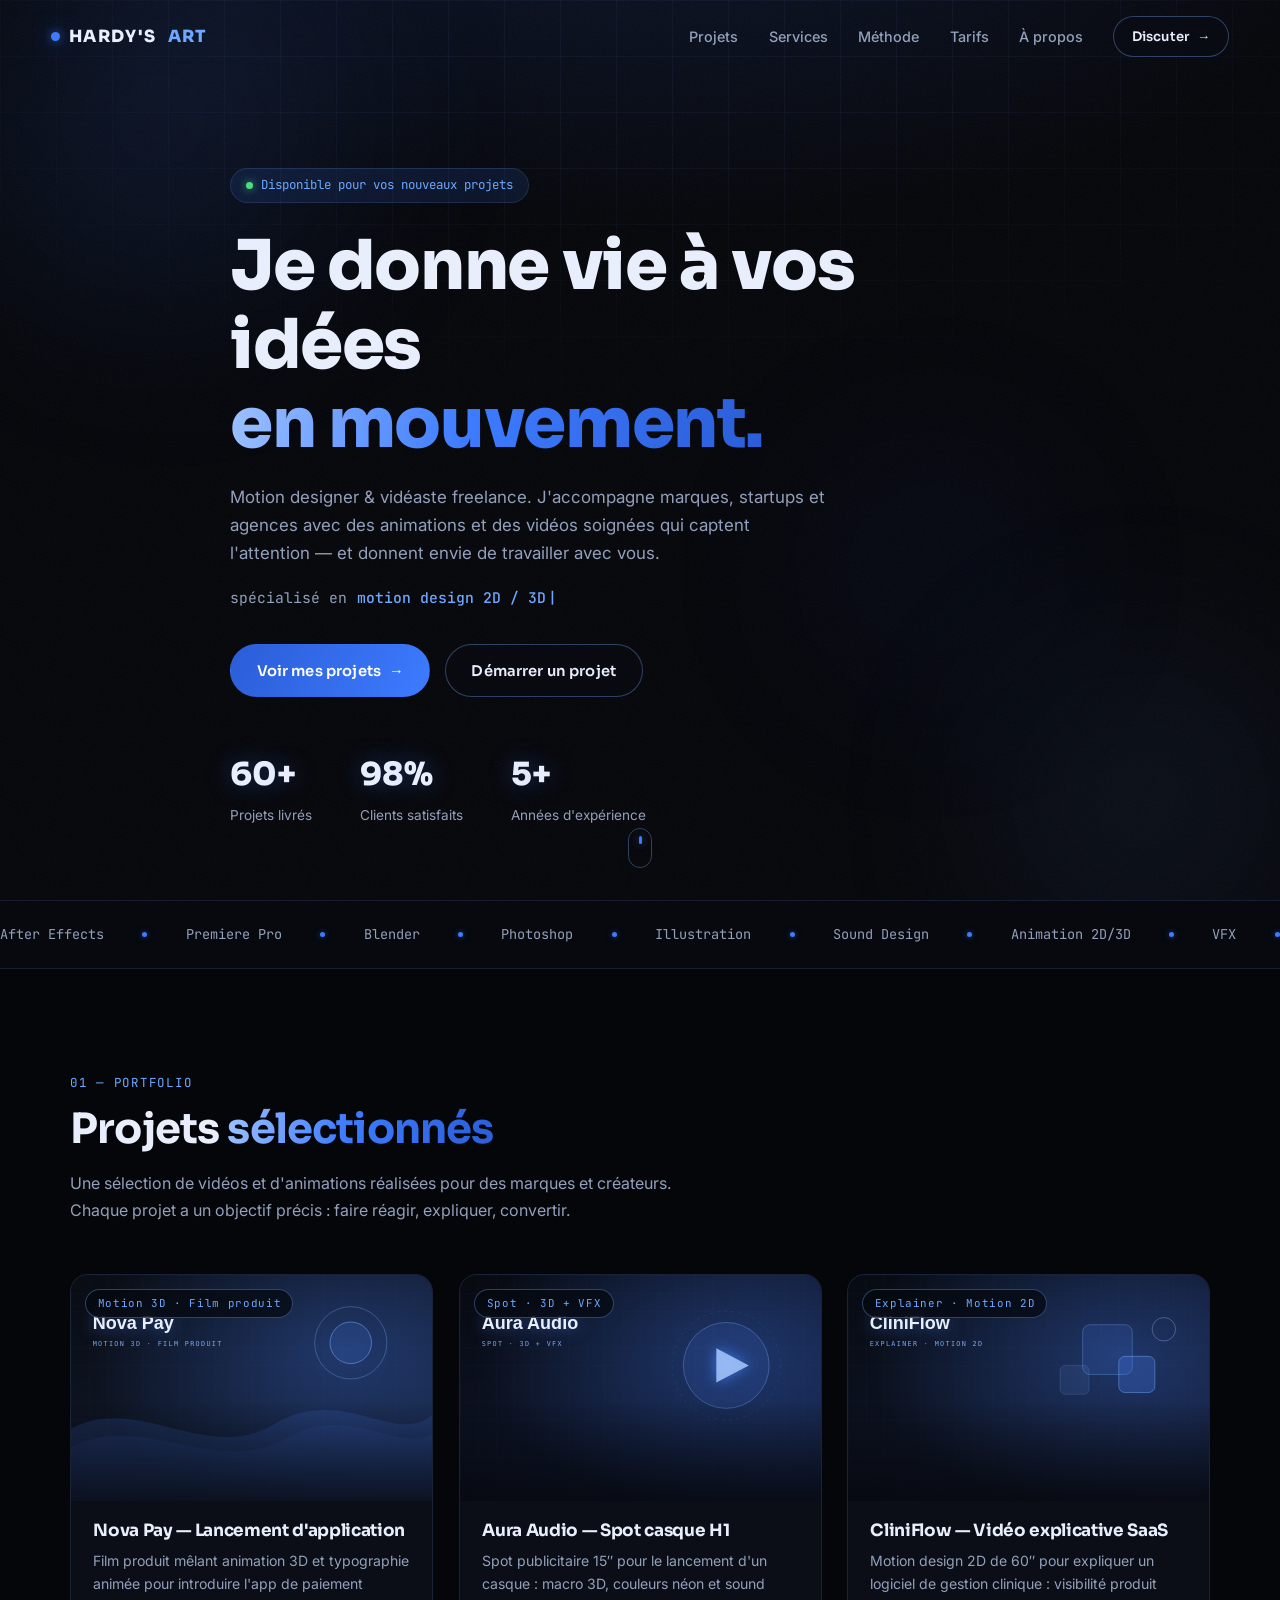
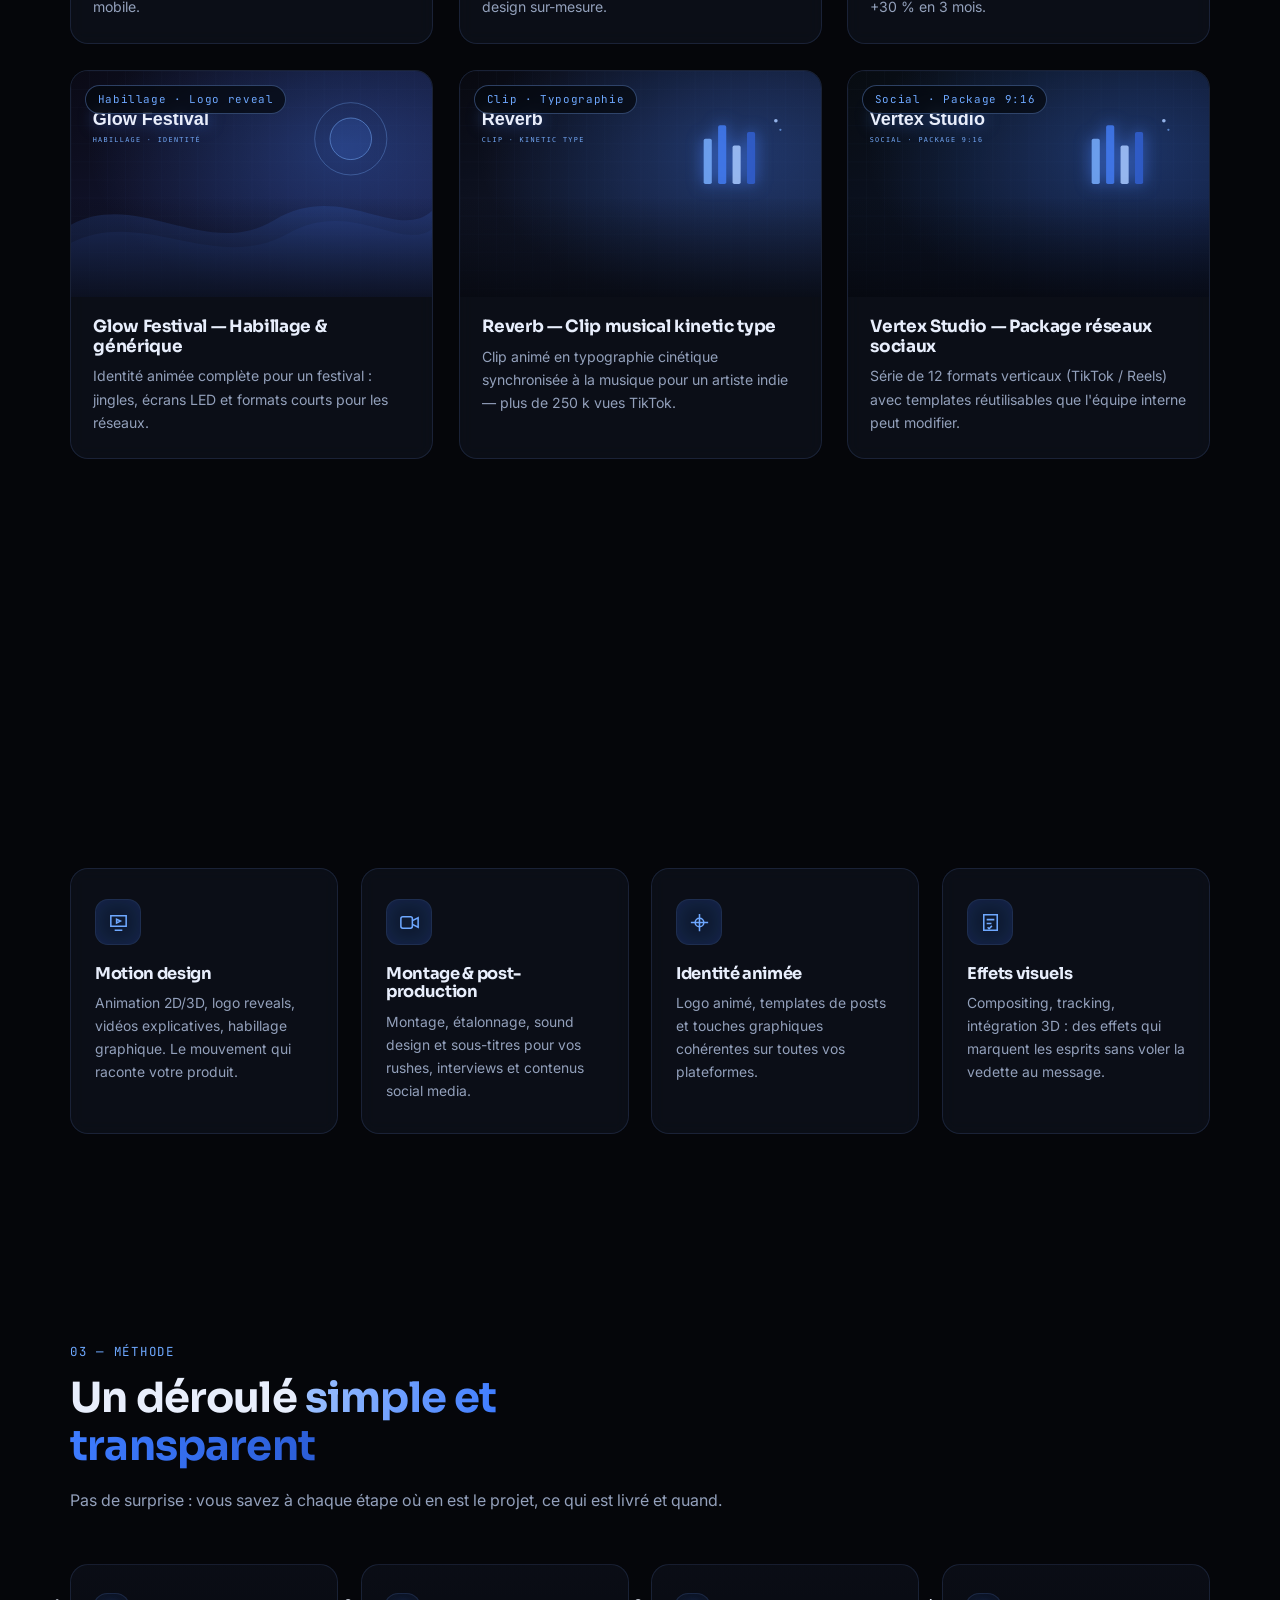
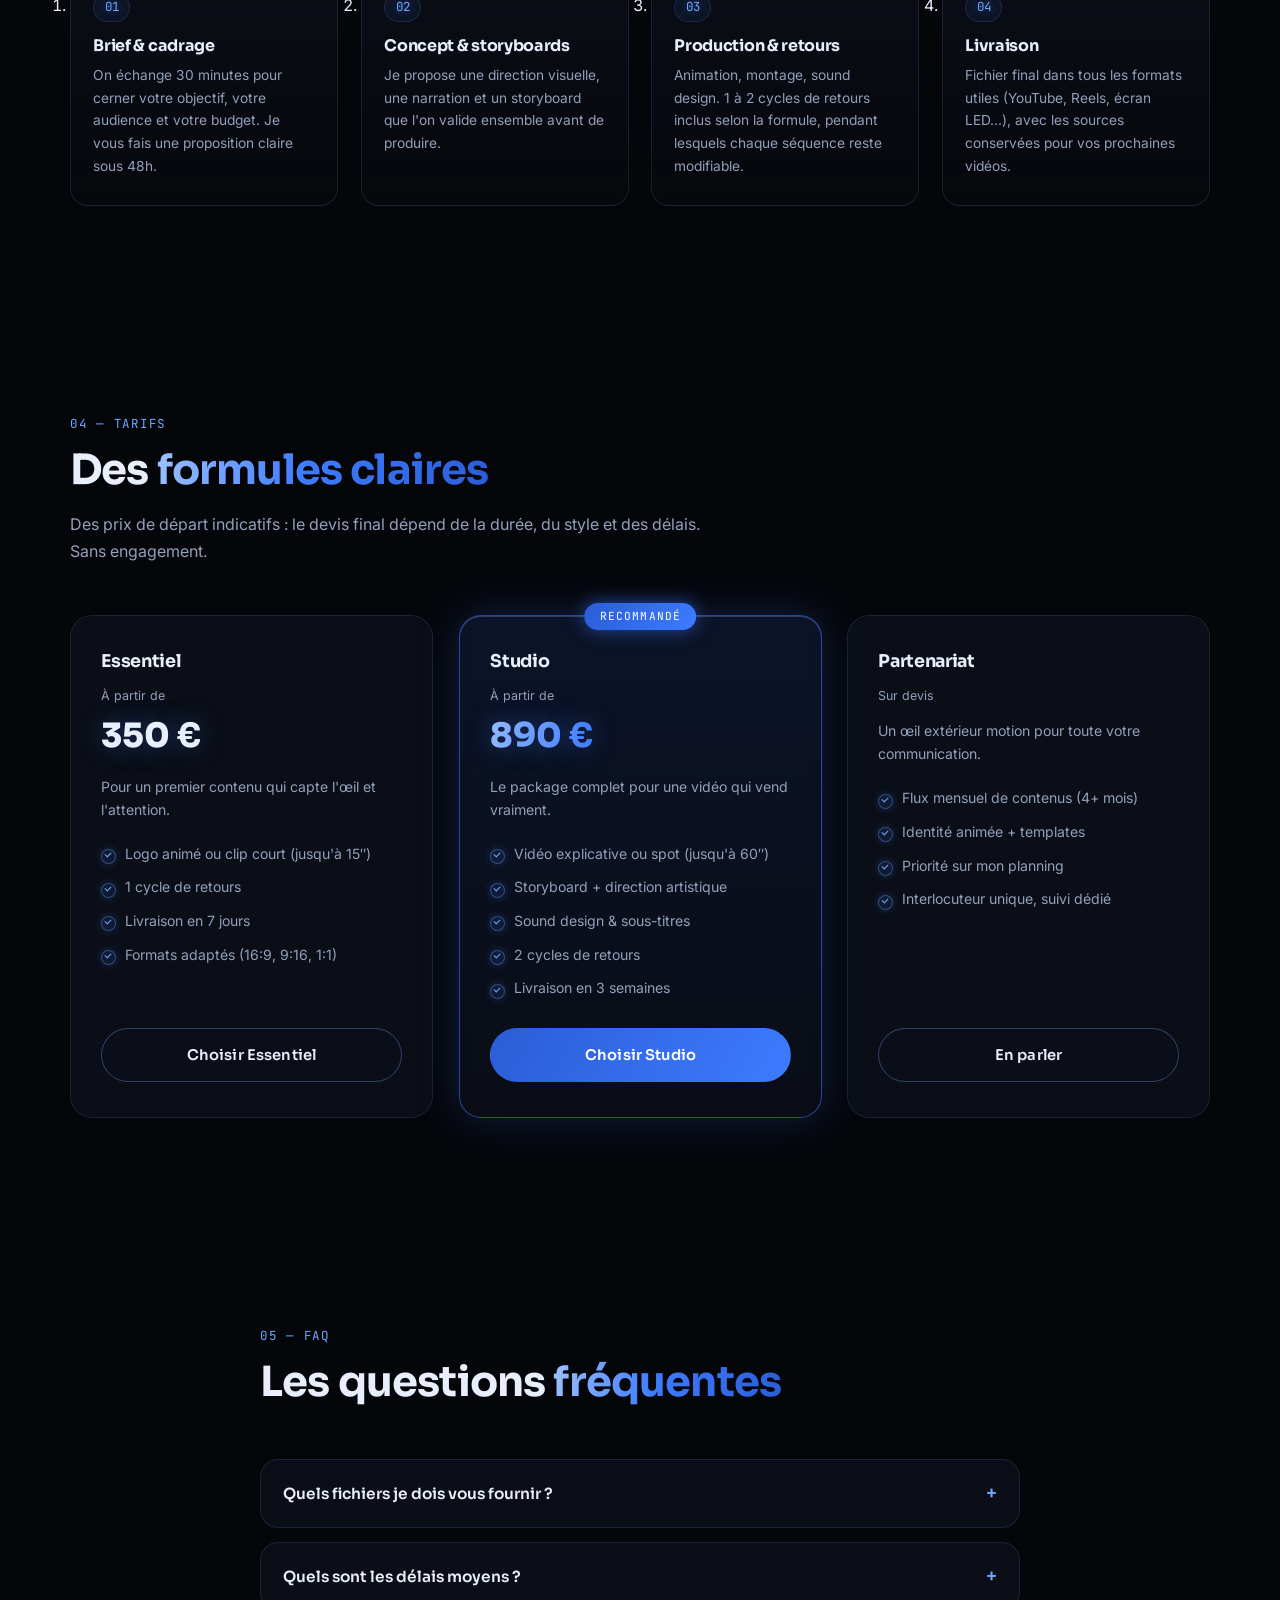
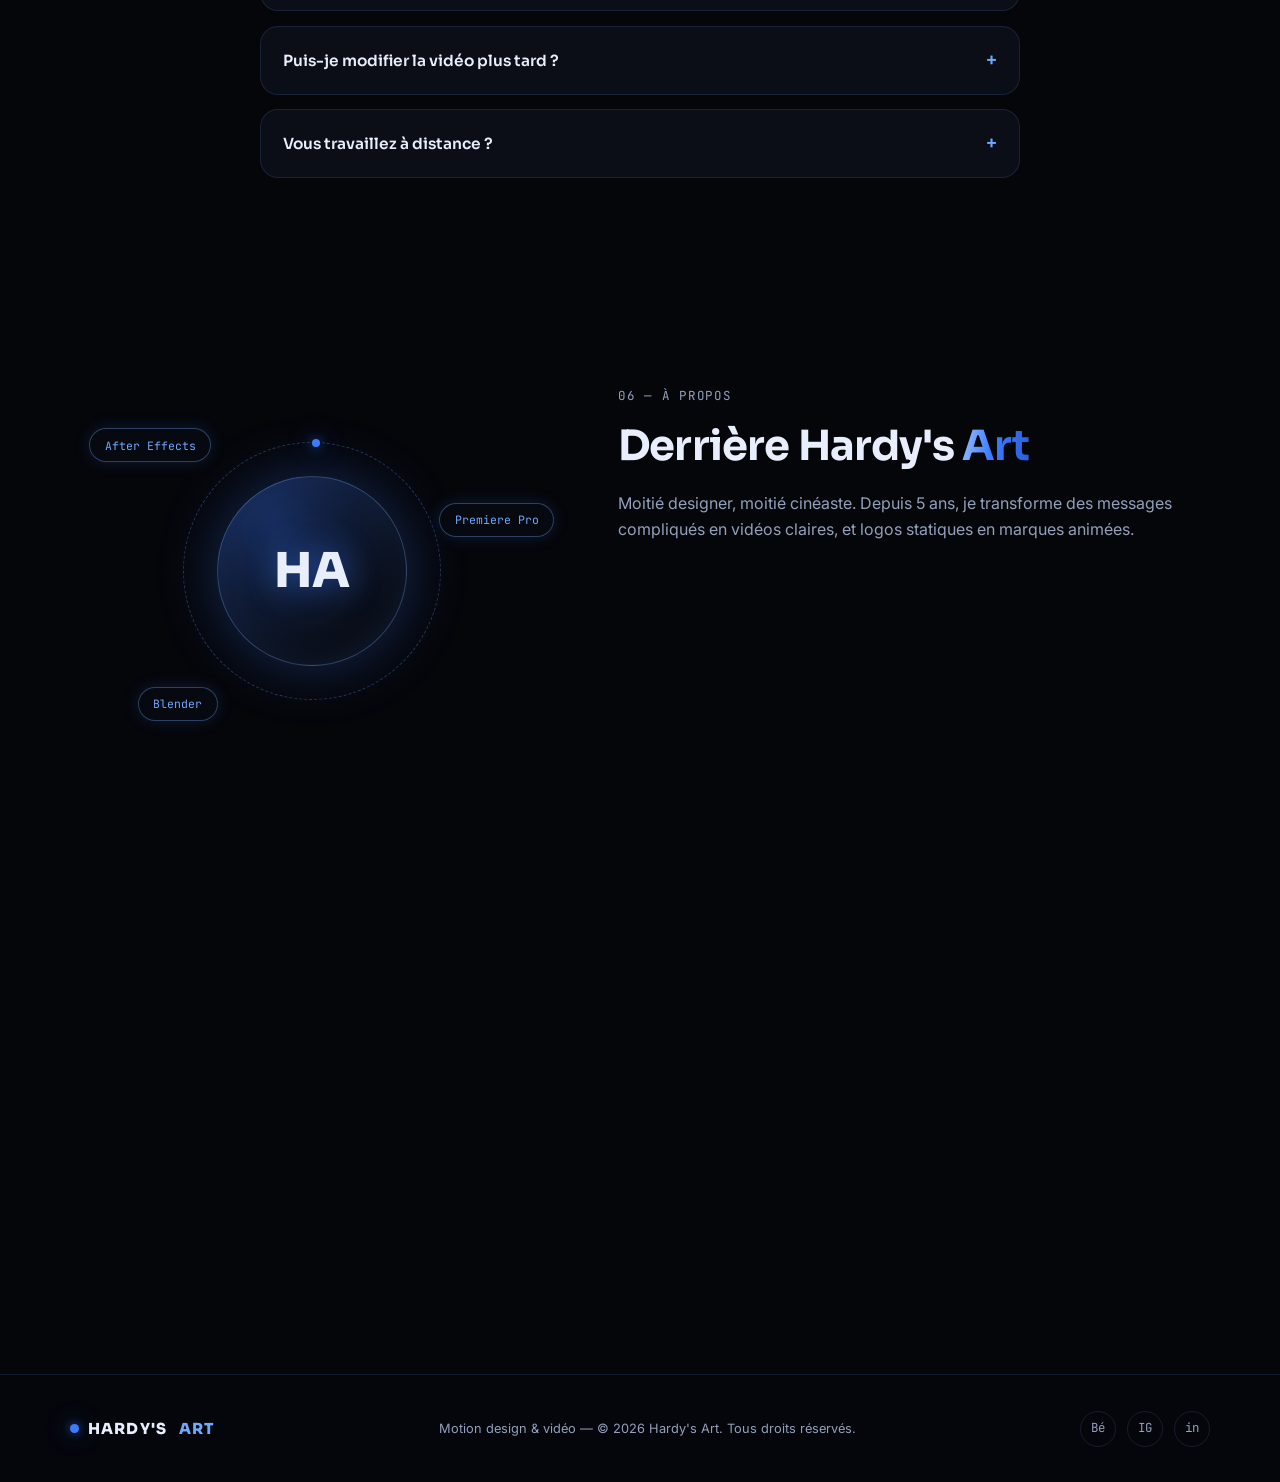
<file: index.html>
<!DOCTYPE html>
<html lang="fr">
<head>
  <meta charset="UTF-8" />
  <meta name="viewport" content="width=device-width, initial-scale=1.0" />
  <title>Hardy's Art — Motion Designer & Vidéaste | Portfolio</title>
  <meta name="description" content="Hardy's Art — Motion design, vidéo et post-production pour marques, startups et agences. Des animations soignées, des délais tenus, des vidéos qui convertissent." />
  <link rel="icon" type="image/svg+xml" href="assets/favicon.svg" />
  <link rel="preconnect" href="https://fonts.googleapis.com" />
  <link rel="preconnect" href="https://fonts.gstatic.com" crossorigin />
  <link href="https://fonts.googleapis.com/css2?family=Sora:wght@400;500;600;700;800&family=Inter:wght@400;500;600&family=JetBrains+Mono:wght@400;500&display=swap" rel="stylesheet" />
  <link rel="stylesheet" href="css/style.css" />
</head>
<body>

  <div class="cursor-glow" aria-hidden="true"></div>
  <div class="scroll-progress" aria-hidden="true"></div>

  <div class="bg" aria-hidden="true">
    <div class="orb orb-1"></div>
    <div class="orb orb-2"></div>
    <div class="orb orb-3"></div>
    <div class="grid-overlay"></div>
    <div class="noise-overlay"></div>
  </div>

  <header class="navbar" id="navbar">
    <a class="brand" href="#accueil">
      <span class="brand-dot" aria-hidden="true"></span>
      HARDY'S<span class="brand-accent">ART</span>
    </a>
    <nav class="nav-links" id="nav-links" aria-label="Navigation principale">
      <a href="#projets">Projets</a>
      <a href="#services">Services</a>
      <a href="#process">Méthode</a>
      <a href="#tarifs">Tarifs</a>
      <a href="#apropos">À propos</a>
      <a href="#contact" class="btn btn-outline btn-sm nav-cta">Discuter <span aria-hidden="true">→</span></a>
    </nav>
    <button class="burger" id="burger" aria-label="Ouvrir le menu" aria-expanded="false" aria-controls="nav-links">
      <span></span><span></span><span></span>
    </button>
  </header>

  <main>

    <section class="hero" id="accueil">
      <div class="container hero-inner">
        <p class="hero-badge reveal">
          <span class="badge-dot" aria-hidden="true"></span>
          Disponible pour vos nouveaux projets
        </p>
        <h1 class="hero-title reveal">
          Je donne vie à vos idées<br />
          <span class="gradient-text">en mouvement.</span>
        </h1>
        <p class="hero-sub reveal">
          Motion designer &amp; vidéaste freelance. J'accompagne marques, startups et
          agences avec des animations et des vidéos soignées qui captent l'attention
          — et donnent envie de travailler avec vous.
        </p>
        <div class="hero-typing reveal" aria-hidden="true">
          <span class="typing-label">spécialisé en</span>
          <span class="typing" id="typing"></span>
        </div>
        <div class="hero-actions reveal">
          <a href="#projets" class="btn btn-primary">Voir mes projets <span aria-hidden="true">→</span></a>
          <a href="#contact" class="btn btn-outline">Démarrer un projet</a>
        </div>
        <div class="hero-stats reveal">
          <div class="stat">
            <span class="stat-value"><span class="counter" data-target="60">0</span>+</span>
            <span class="stat-label">Projets livrés</span>
          </div>
          <div class="stat">
            <span class="stat-value"><span class="counter" data-target="98">0</span>%</span>
            <span class="stat-label">Clients satisfaits</span>
          </div>
          <div class="stat">
            <span class="stat-value"><span class="counter" data-target="5">0</span>+</span>
            <span class="stat-label">Années d'expérience</span>
          </div>
        </div>
      </div>
      <div class="scroll-hint" aria-hidden="true"><span></span></div>
    </section>

    <section class="marquee-section" aria-hidden="true">
      <div class="marquee">
        <div class="marquee-track">
          <span>After Effects</span><i></i><span>Premiere Pro</span><i></i><span>Blender</span><i></i><span>Photoshop</span><i></i><span>Illustration</span><i></i><span>Sound Design</span><i></i><span>Animation 2D/3D</span><i></i><span>VFX</span><i></i>
          <span>After Effects</span><i></i><span>Premiere Pro</span><i></i><span>Blender</span><i></i><span>Photoshop</span><i></i><span>Illustration</span><i></i><span>Sound Design</span><i></i><span>Animation 2D/3D</span><i></i><span>VFX</span><i></i>
        </div>
      </div>
    </section>

    <section class="section" id="projets">
      <div class="container">
        <div class="section-head reveal">
          <p class="section-tag">01 — Portfolio</p>
          <h2>Projets <span class="gradient-text">sélectionnés</span></h2>
          <p class="section-sub">Une sélection de vidéos et d'animations réalisées pour des marques et créateurs. Chaque projet a un objectif précis : faire réagir, expliquer, convertir.</p>
        </div>
        <div class="projects-grid">

          <a href="#contact" class="project-card reveal">
            <div class="project-thumb">
              <img src="assets/projects/nova-pay.svg" alt="Film produit 3D pour Nova Pay" loading="lazy" />
              <span class="project-tag">Motion 3D · Film produit</span>
            </div>
            <div class="project-body">
              <h3>Nova Pay — Lancement d'application</h3>
              <p>Film produit mêlant animation 3D et typographie animée pour introduire l'app de paiement mobile.</p>
            </div>
          </a>

          <a href="#contact" class="project-card reveal">
            <div class="project-thumb">
              <img src="assets/projects/aura-audio.svg" alt="Spot publicitaire pour Aura Audio" loading="lazy" />
              <span class="project-tag">Spot · 3D + VFX</span>
            </div>
            <div class="project-body">
              <h3>Aura Audio — Spot casque H1</h3>
              <p>Spot publicitaire 15″ pour le lancement d'un casque : macro 3D, couleurs néon et sound design sur-mesure.</p>
            </div>
          </a>

          <a href="#contact" class="project-card reveal">
            <div class="project-thumb">
              <img src="assets/projects/cliniflow.svg" alt="Vidéo explicative CliniFlow" loading="lazy" />
              <span class="project-tag">Explainer · Motion 2D</span>
            </div>
            <div class="project-body">
              <h3>CliniFlow — Vidéo explicative SaaS</h3>
              <p>Motion design 2D de 60″ pour expliquer un logiciel de gestion clinique : visibilité produit +30 % en 3 mois.</p>
            </div>
          </a>

          <a href="#contact" class="project-card reveal">
            <div class="project-thumb">
              <img src="assets/projects/glow-festival.svg" alt="Habillage et générique Glow Festival" loading="lazy" />
              <span class="project-tag">Habillage · Logo reveal</span>
            </div>
            <div class="project-body">
              <h3>Glow Festival — Habillage &amp; générique</h3>
              <p>Identité animée complète pour un festival : jingles, écrans LED et formats courts pour les réseaux.</p>
            </div>
          </a>

          <a href="#contact" class="project-card reveal">
            <div class="project-thumb">
              <img src="assets/projects/reverb-type.svg" alt="Clip musical Reverb — typographie animée" loading="lazy" />
              <span class="project-tag">Clip · Typographie</span>
            </div>
            <div class="project-body">
              <h3>Reverb — Clip musical kinetic type</h3>
              <p>Clip animé en typographie cinétique synchronisée à la musique pour un artiste indie — plus de 250 k vues TikTok.</p>
            </div>
          </a>

          <a href="#contact" class="project-card reveal">
            <div class="project-thumb">
              <img src="assets/projects/vertex.svg" alt="Formats verticaux pour Vertex Studio" loading="lazy" />
              <span class="project-tag">Social · Package 9:16</span>
            </div>
            <div class="project-body">
              <h3>Vertex Studio — Package réseaux sociaux</h3>
              <p>Série de 12 formats verticaux (TikTok / Reels) avec templates réutilisables que l'équipe interne peut modifier.</p>
            </div>
          </a>

        </div>
      </div>
    </section>

    <section class="section" id="services">
      <div class="container">
        <div class="section-head reveal">
          <p class="section-tag">02 — Services</p>
          <h2>Ce que je peux <span class="gradient-text">faire pour vous</span></h2>
          <p class="section-sub">Du brief à la livraison finale : un seul interlocuteur, des allers-retours inclus, un fichier final prêt à publier.</p>
        </div>
        <div class="services-grid">
          <article class="service-card reveal">
            <div class="service-icon" aria-hidden="true">
              <svg viewBox="0 0 24 24" fill="none" stroke="currentColor" stroke-width="1.6"><path d="M4 5h16v11H4z"/><path d="M10 8.5v4l4-2z"/><path d="M8 20h8"/></svg>
            </div>
            <h3>Motion design</h3>
            <p>Animation 2D/3D, logo reveals, vidéos explicatives, habillage graphique. Le mouvement qui raconte votre produit.</p>
          </article>
          <article class="service-card reveal">
            <div class="service-icon" aria-hidden="true">
              <svg viewBox="0 0 24 24" fill="none" stroke="currentColor" stroke-width="1.6"><rect x="3" y="6" width="12" height="12" rx="2"/><path d="M15 10l6-3v10l-6-3"/></svg>
            </div>
            <h3>Montage &amp; post-production</h3>
            <p>Montage, étalonnage, sound design et sous-titres pour vos rushes, interviews et contenus social media.</p>
          </article>
          <article class="service-card reveal">
            <div class="service-icon" aria-hidden="true">
              <svg viewBox="0 0 24 24" fill="none" stroke="currentColor" stroke-width="1.6"><path d="M12 3v18M3 12h18"/><circle cx="12" cy="12" r="4.5"/></svg>
            </div>
            <h3>Identité animée</h3>
            <p>Logo animé, templates de posts et touches graphiques cohérentes sur toutes vos plateformes.</p>
          </article>
          <article class="service-card reveal">
            <div class="service-icon" aria-hidden="true">
              <svg viewBox="0 0 24 24" fill="none" stroke="currentColor" stroke-width="1.6"><path d="M5 4h14v16H5z"/><path d="M8 9h8M8 13h5"/><path d="M9 17l1.5 1.5L13.5 15.5"/></svg>
            </div>
            <h3>Effets visuels</h3>
            <p>Compositing, tracking, intégration 3D : des effets qui marquent les esprits sans voler la vedette au message.</p>
          </article>
        </div>
      </div>
    </section>

    <section class="section" id="process">
      <div class="container">
        <div class="section-head reveal">
          <p class="section-tag">03 — Méthode</p>
          <h2>Un déroulé <span class="gradient-text">simple et transparent</span></h2>
          <p class="section-sub">Pas de surprise : vous savez à chaque étape où en est le projet, ce qui est livré et quand.</p>
        </div>
        <ol class="steps">
          <li class="step reveal">
            <span class="step-num">01</span>
            <h3>Brief &amp; cadrage</h3>
            <p>On échange 30 minutes pour cerner votre objectif, votre audience et votre budget. Je vous fais une proposition claire sous 48h.</p>
          </li>
          <li class="step reveal">
            <span class="step-num">02</span>
            <h3>Concept &amp; storyboards</h3>
            <p>Je propose une direction visuelle, une narration et un storyboard que l'on valide ensemble avant de produire.</p>
          </li>
          <li class="step reveal">
            <span class="step-num">03</span>
            <h3>Production &amp; retours</h3>
            <p>Animation, montage, sound design. 1 à 2 cycles de retours inclus selon la formule, pendant lesquels chaque séquence reste modifiable.</p>
          </li>
          <li class="step reveal">
            <span class="step-num">04</span>
            <h3>Livraison</h3>
            <p>Fichier final dans tous les formats utiles (YouTube, Reels, écran LED...), avec les sources conservées pour vos prochaines vidéos.</p>
          </li>
        </ol>
      </div>
    </section>

    <section class="section" id="tarifs">
      <div class="container">
        <div class="section-head reveal">
          <p class="section-tag">04 — Tarifs</p>
          <h2>Des <span class="gradient-text">formules claires</span></h2>
          <p class="section-sub">Des prix de départ indicatifs : le devis final dépend de la durée, du style et des délais. Sans engagement.</p>
        </div>
        <div class="pricing-grid">

          <article class="pricing-card reveal">
            <h3>Essentiel</h3>
            <p class="price"><span class="price-max">À partir de</span> <strong>350&nbsp;€</strong></p>
            <p class="price-desc">Pour un premier contenu qui capte l'œil et l'attention.</p>
            <ul>
              <li>Logo animé ou clip court (jusqu'à 15″)</li>
              <li>1 cycle de retours</li>
              <li>Livraison en 7 jours</li>
              <li>Formats adaptés (16:9, 9:16, 1:1)</li>
            </ul>
            <a href="#contact" class="btn btn-outline btn-block">Choisir Essentiel</a>
          </article>

          <article class="pricing-card featured reveal">
            <p class="pricing-badge">Recommandé</p>
            <h3>Studio</h3>
            <p class="price"><span class="price-max">À partir de</span> <strong>890&nbsp;€</strong></p>
            <p class="price-desc">Le package complet pour une vidéo qui vend vraiment.</p>
            <ul>
              <li>Vidéo explicative ou spot (jusqu'à 60″)</li>
              <li>Storyboard + direction artistique</li>
              <li>Sound design &amp; sous-titres</li>
              <li>2 cycles de retours</li>
              <li>Livraison en 3 semaines</li>
            </ul>
            <a href="#contact" class="btn btn-primary btn-block">Choisir Studio</a>
          </article>

          <article class="pricing-card reveal">
            <h3>Partenariat</h3>
            <p class="price"><span class="price-max">Sur devis</span></p>
            <p class="price-desc">Un œil extérieur motion pour toute votre communication.</p>
            <ul>
              <li>Flux mensuel de contenus (4+ mois)</li>
              <li>Identité animée + templates</li>
              <li>Priorité sur mon planning</li>
              <li>Interlocuteur unique, suivi dédié</li>
            </ul>
            <a href="#contact" class="btn btn-outline btn-block">En parler</a>
          </article>

        </div>
      </div>
    </section>

    <section class="section" id="faq">
      <div class="container container-narrow">
        <div class="section-head reveal">
          <p class="section-tag">05 — FAQ</p>
          <h2>Les questions <span class="gradient-text">fréquentes</span></h2>
        </div>
        <div class="faq-list">
          <details class="faq reveal">
            <summary>Quels fichiers je dois vous fournir ?</summary>
            <p>Votre logo (idéalement vectoriel), le texte ou la structure du message, les visuels disponibles au format le plus haute définition possible et vos exigences de branding s'il y en a.</p>
          </details>
          <details class="faq reveal">
            <summary>Quels sont les délais moyens ?</summary>
            <p>Un logo animé : environ 1 semaine. Une vidéo explicative de 30-60″ : 3 à 4 semaines selon les allers-retours. Une urgence ? Le cas échéant, demandez : je propose des options d'urgence.</p>
          </details>
          <details class="faq reveal">
            <summary>Puis-je modifier la vidéo plus tard ?</summary>
            <p>Oui. Vous obtenez une licence d'utilisation complète sur les fichiers livrés. Pour toute reprise hors brief initial, on prévoit simplement un avenant rapide et transparent.</p>
          </details>
          <details class="faq reveal">
            <summary>Vous travaillez à distance ?</summary>
            <p>Oui, à 100 %. Les échanges se font en visio, les fichiers via un lien de partage. Vous validez chaque étape en ligne, où que vous soyez.</p>
          </details>
        </div>
      </div>
    </section>

    <section class="section section-about" id="apropos">
      <div class="container about-grid">
        <div class="about-visual reveal" aria-hidden="true">
          <div class="about-frame">
            <div class="about-avatar">HA</div>
            <div class="about-ring"></div>
          </div>
          <div class="about-chip chip-1">After Effects</div>
          <div class="about-chip chip-2">Premiere Pro</div>
          <div class="about-chip chip-3">Blender</div>
        </div>
        <div class="about-text">
          <p class="section-tag reveal">06 — À propos</p>
          <h2 class="reveal">Derrière Hardy's <span class="gradient-text">Art</span></h2>
          <p class="reveal">Moitié designer, moitié cinéaste. Depuis 5 ans, je transforme des messages compliqués en vidéos claires, et logos statiques en marques animées.</p>
          <p class="reveal">Je privilégie des relations longues : vous m'appelez, je connais déjà votre style. Les fichiers source sont gardés — votre prochaine vidéo est toujours plus rapide que la précédente.</p>
          <ul class="about-list reveal">
            <li>Réponse en moins de 24h</li>
            <li>Échanges simples, jargon en option</li>
            <li>Sources conservées 2 ans</li>
          </ul>
        </div>
      </div>
    </section>

    <section class="section section-cta" id="contact">
      <div class="container">
        <div class="cta-card reveal">
          <h2>Un projet en tête ? <span class="gradient-text">Parlons-en.</span></h2>
          <p>Décrivez-moi vite votre idée en quelques lignes — je vous réponds sous 24h avec une première piste de budget et de délai.</p>
          <div class="cta-actions">
            <a class="btn btn-primary btn-lg" id="mailto-link" href="mailto:contact@hardysart.com?subject=Nouveau%20projet%20—%20Hardy's%20Art">
              Écrire un e-mail
            </a>
            <a class="btn btn-outline btn-lg" href="https://www.behance.net/" target="_blank" rel="noopener">Voir Behance</a>
          </div>
          <p class="cta-mail">ou copiez&nbsp;: <button class="copy-mail" id="copy-mail" data-mail="contact@hardysart.com">contact@hardysart.com</button></p>
        </div>
      </div>
    </section>

  </main>

  <footer class="footer">
    <div class="container footer-inner">
      <a class="brand" href="#accueil">
        <span class="brand-dot" aria-hidden="true"></span>
        HARDY'S<span class="brand-accent">ART</span>
      </a>
      <p class="footer-note">Motion design &amp; vidéo — © <span id="year"></span> Hardy's Art. Tous droits réservés.</p>
      <div class="footer-socials">
        <a href="https://www.behance.net/" target="_blank" rel="noopener" aria-label="Behance">Bé</a>
        <a href="https://www.instagram.com/" target="_blank" rel="noopener" aria-label="Instagram">IG</a>
        <a href="https://www.linkedin.com/" target="_blank" rel="noopener" aria-label="LinkedIn">in</a>
      </div>
    </div>
  </footer>

  <script src="js/main.js"></script>
</body>
</html>
</file>
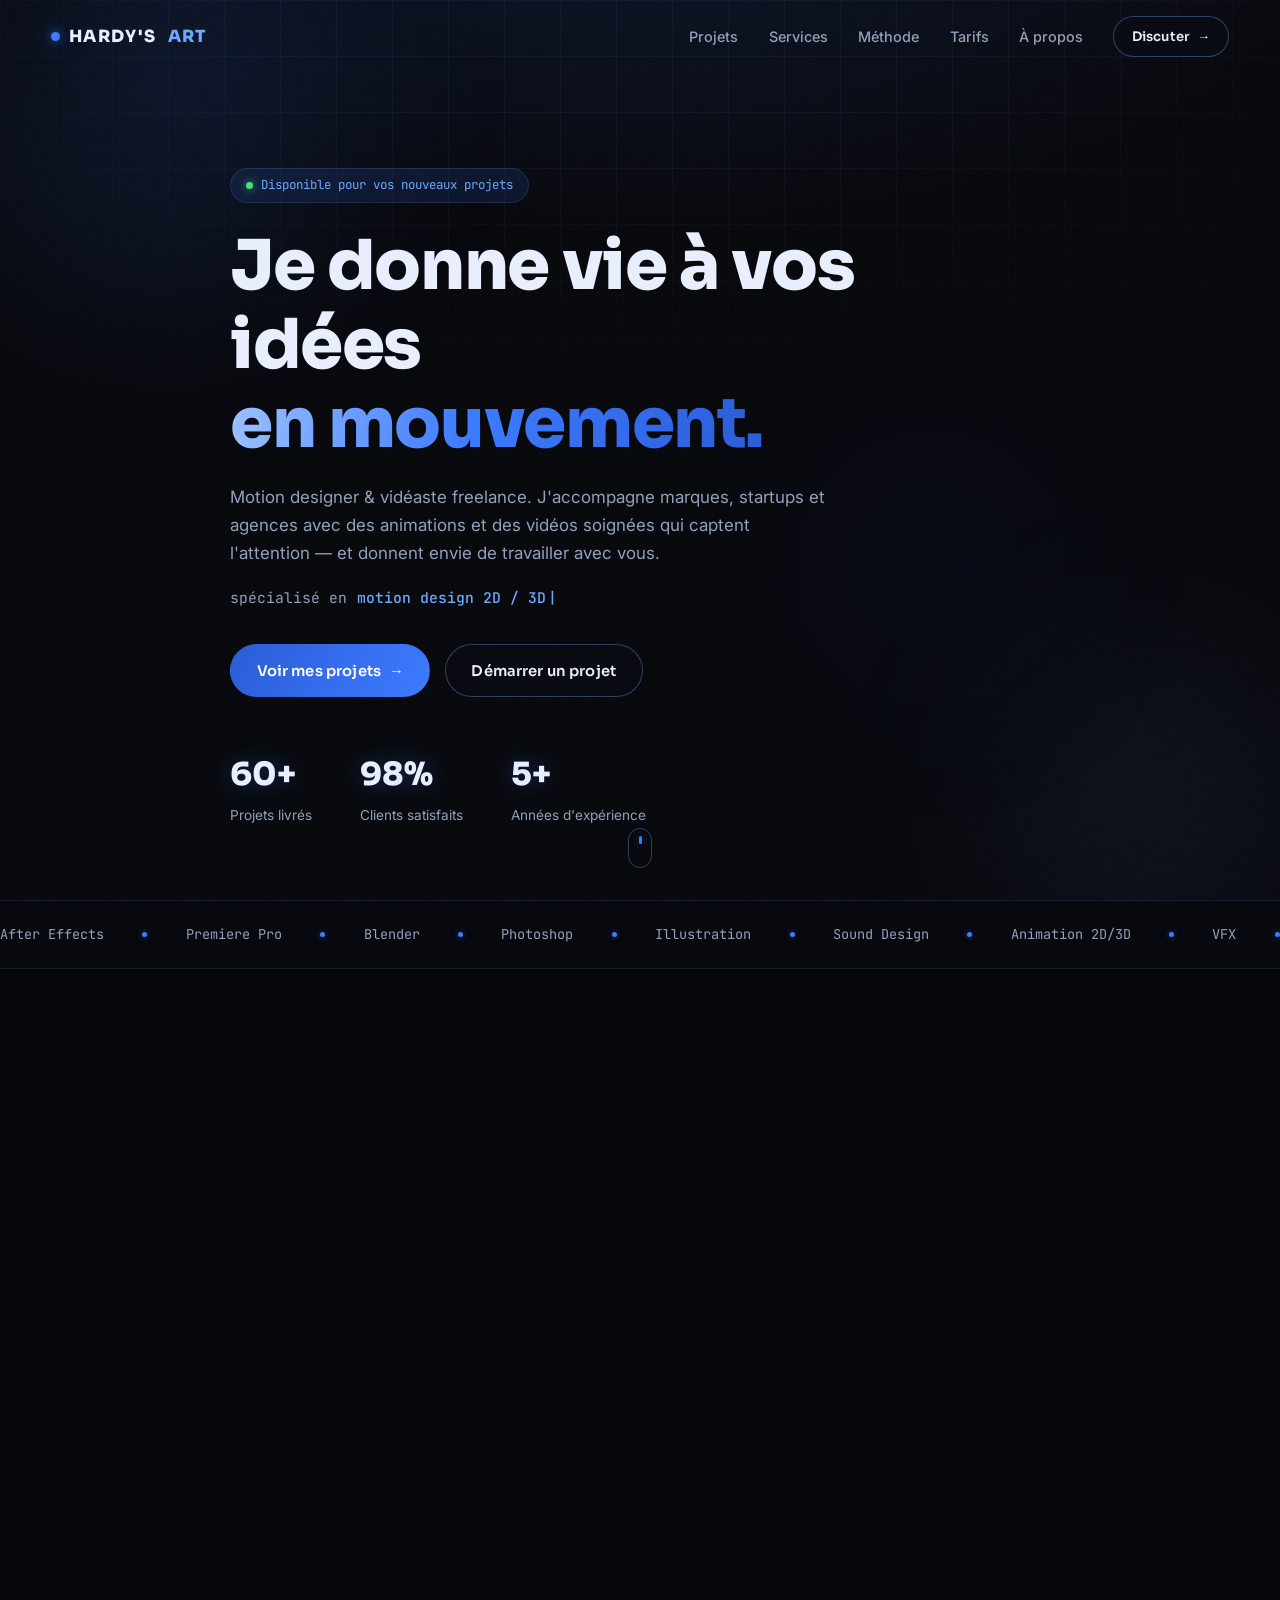
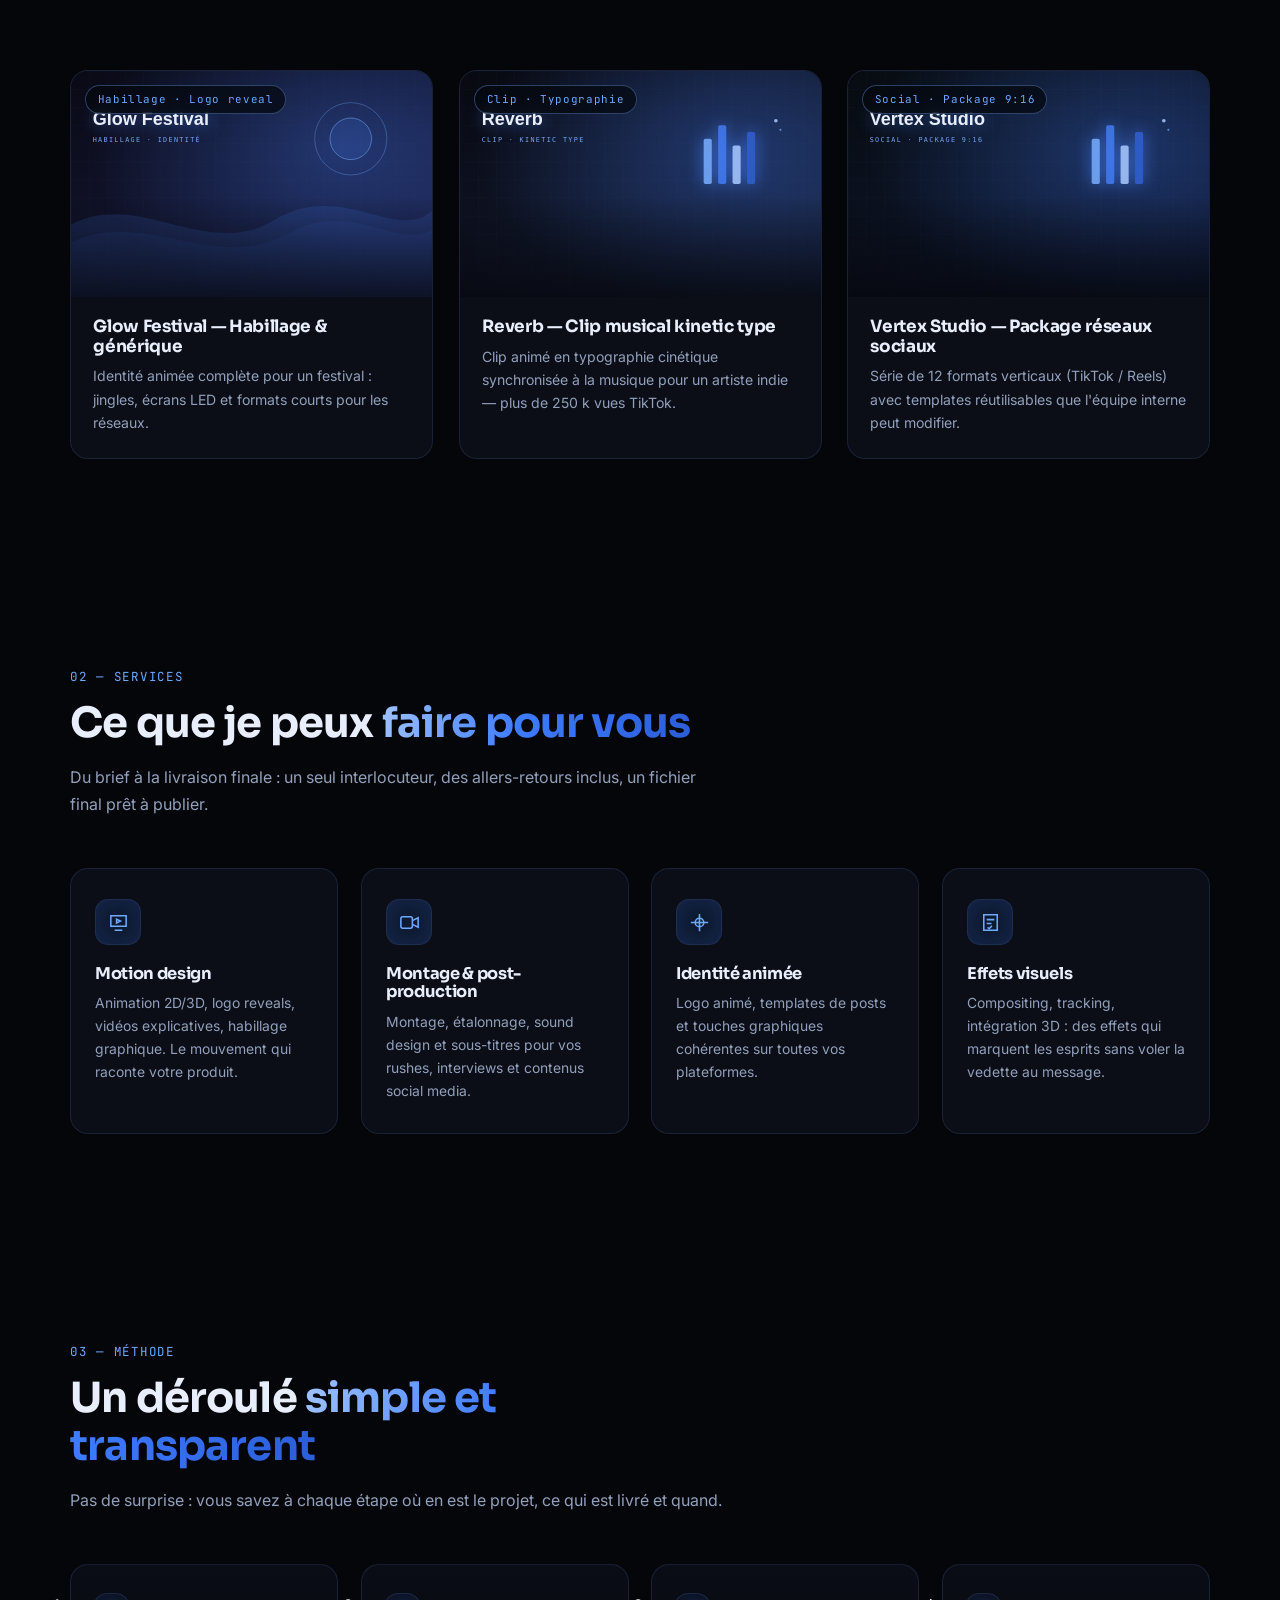
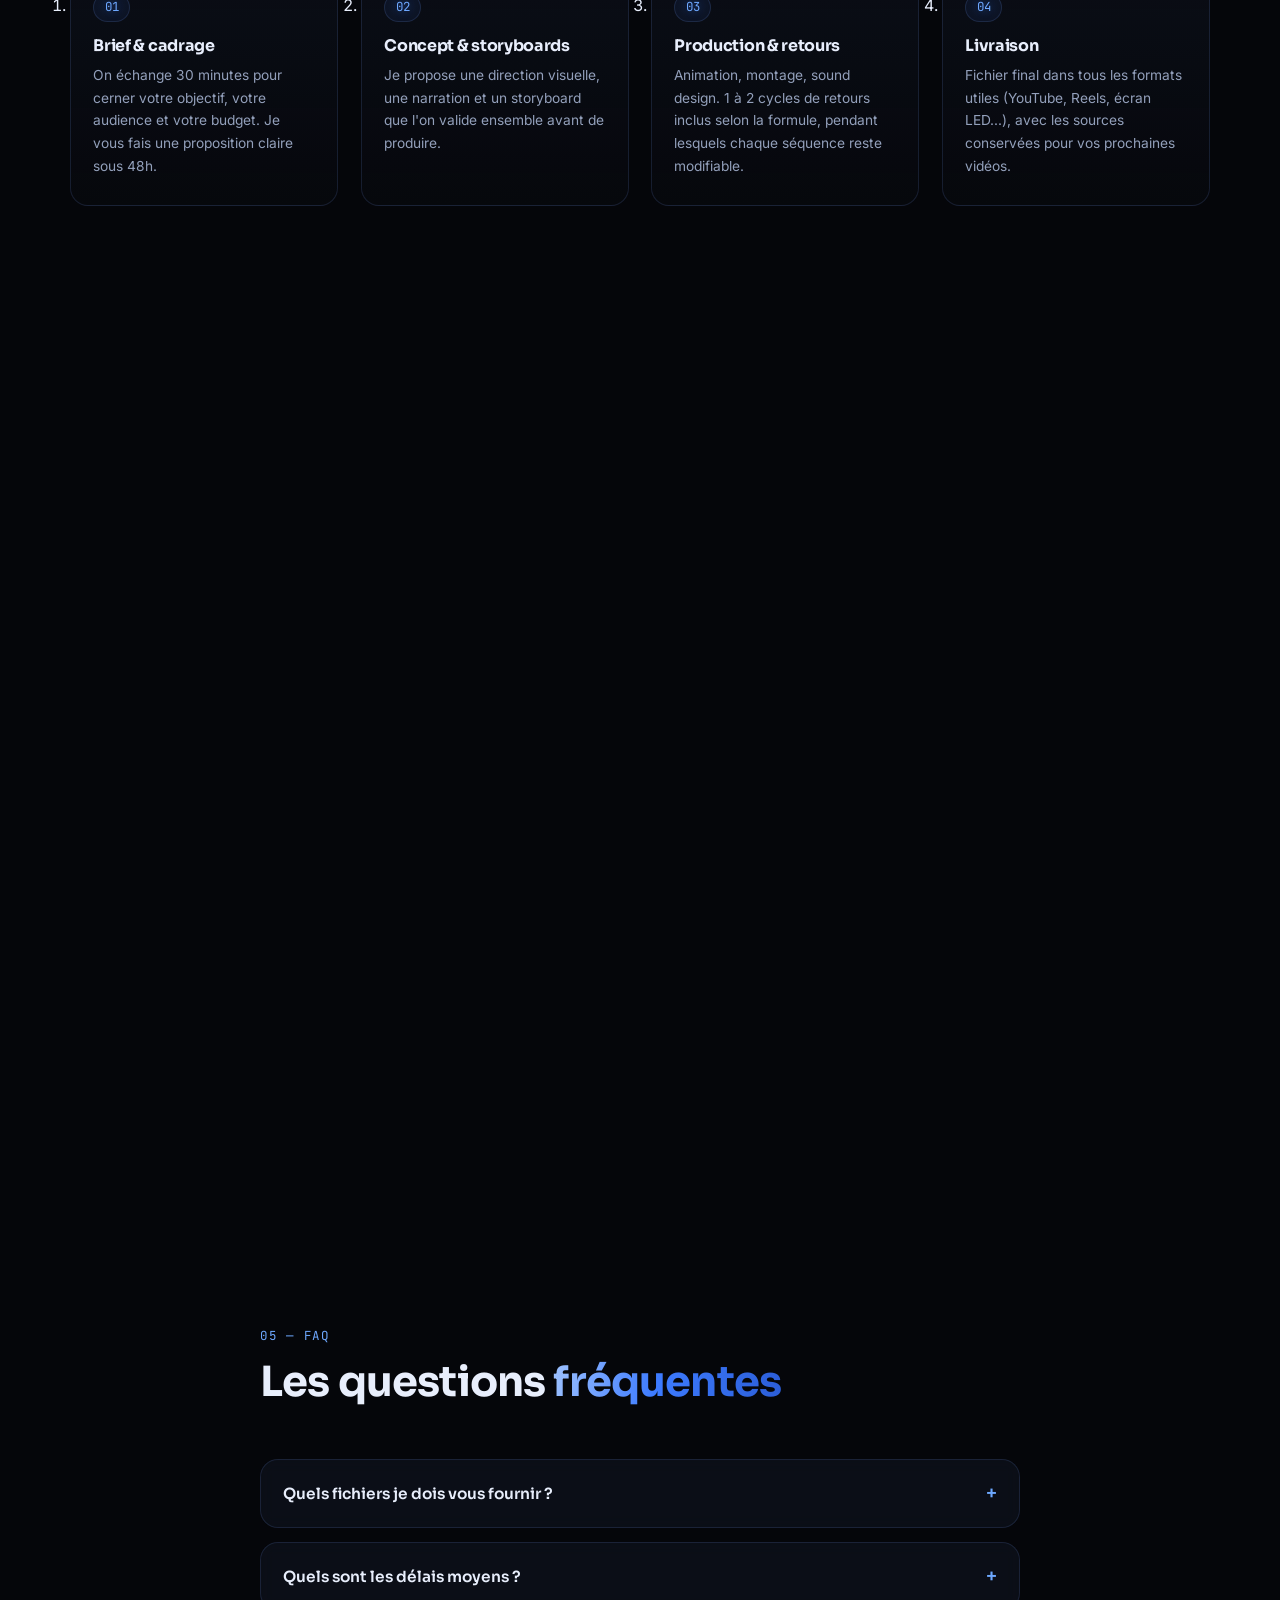
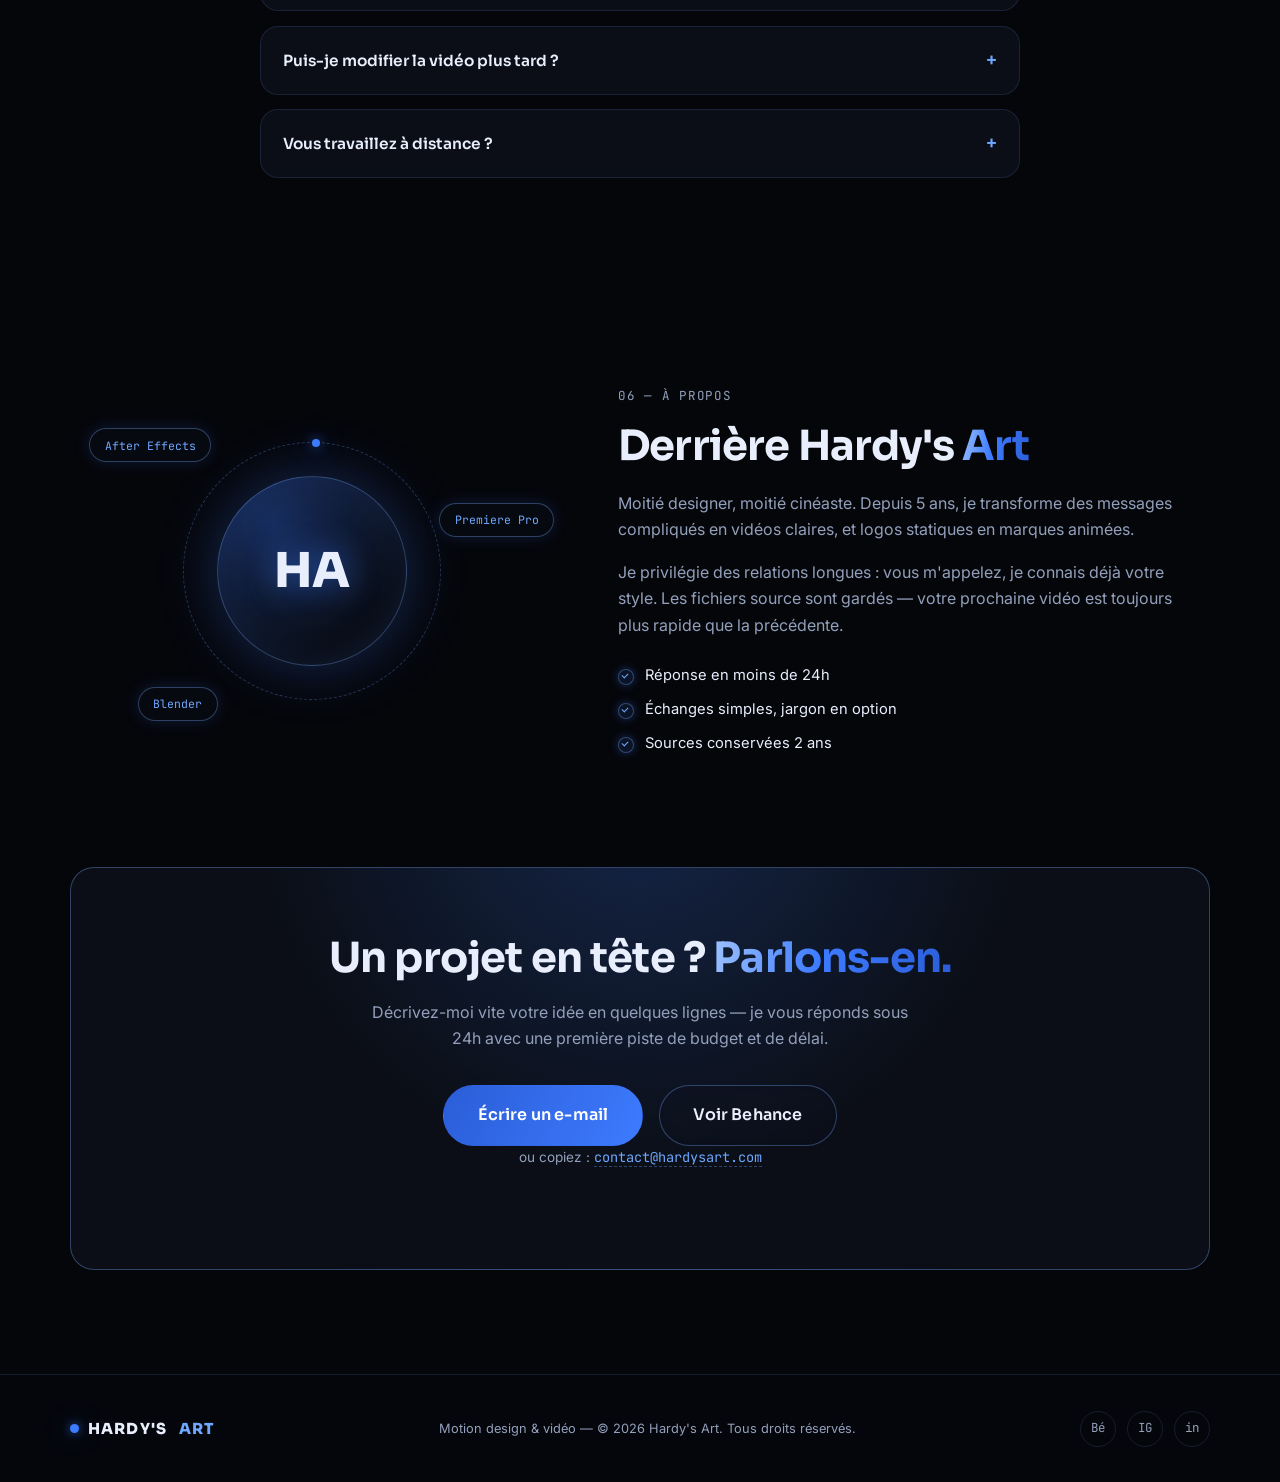
<file: hardys-art-portfolio.html>
<!DOCTYPE html>
<html lang="fr">
<head>
  <meta charset="UTF-8" />
  <meta name="viewport" content="width=device-width, initial-scale=1.0" />
  <title>Hardy's Art — Motion Designer & Vidéaste | Portfolio</title>
  <meta name="description" content="Hardy's Art — Motion design, vidéo et post-production pour marques, startups et agences. Des animations soignées, des délais tenus, des vidéos qui convertissent." />
  <link rel="icon" type="image/svg+xml" href="[data-uri]" />
  <link rel="preconnect" href="https://fonts.googleapis.com" />
  <link rel="preconnect" href="https://fonts.gstatic.com" crossorigin />
  <link href="https://fonts.googleapis.com/css2?family=Sora:wght@400;500;600;700;800&family=Inter:wght@400;500;600&family=JetBrains+Mono:wght@400;500&display=swap" rel="stylesheet" />
  <style>
:root {
  --bg: #05060a;
  --bg-soft: #0a0d14;
  --panel: rgba(15, 20, 32, 0.6);
  --panel-solid: #0b0f18;
  --border: rgba(120, 160, 255, 0.14);
  --border-strong: rgba(120, 170, 255, 0.35);
  --text: #e8eefc;
  --text-dim: #93a0bb;
  --accent: #3d7bff;
  --accent-2: #6ea8ff;
  --accent-soft: rgba(61, 123, 255, 0.12);
  --glow: rgba(61, 123, 255, 0.55);
  --radius: 18px;
  --font-display: "Sora", sans-serif;
  --font-body: "Inter", sans-serif;
  --font-mono: "JetBrains Mono", monospace;
}

* { margin: 0; padding: 0; box-sizing: border-box; }

html { scroll-behavior: smooth; }

body {
  background: var(--bg);
  color: var(--text);
  font-family: var(--font-body);
  font-size: 16px;
  line-height: 1.65;
  overflow-x: hidden;
  -webkit-font-smoothing: antialiased;
}

::selection { background: var(--accent); color: #fff; }

img { display: block; max-width: 100%; }
a { color: inherit; text-decoration: none; }
ul { list-style: none; }

.container {
  width: min(1140px, 92%);
  margin-inline: auto;
}
.container-narrow { max-width: 760px; }

h1, h2, h3 {
  font-family: var(--font-display);
  font-weight: 700;
  line-height: 1.15;
  letter-spacing: -0.02em;
}

h2 { font-size: clamp(1.8rem, 4vw, 2.6rem); }

.gradient-text {
  background: linear-gradient(100deg, #9ec2ff 0%, var(--accent) 45%, #2b5dd7 100%);
  -webkit-background-clip: text;
  background-clip: text;
  color: transparent;
}

/* ---------- Background ---------- */

.bg {
  position: fixed;
  inset: 0;
  z-index: -2;
  overflow: hidden;
  background:
    radial-gradient(ellipse 80% 50% at 50% -10%, rgba(45, 90, 200, 0.16), transparent 70%),
    var(--bg);
}

.orb {
  position: absolute;
  border-radius: 50%;
  filter: blur(90px);
  opacity: 0.5;
  will-change: transform;
}

.orb-1 {
  width: 560px; height: 560px;
  top: -160px; left: -120px;
  background: radial-gradient(circle, rgba(61, 123, 255, 0.35), transparent 65%);
  animation: drift 26s ease-in-out infinite alternate;
}

.orb-2 {
  width: 480px; height: 480px;
  bottom: -140px; right: -100px;
  background: radial-gradient(circle, rgba(110, 168, 255, 0.22), transparent 65%);
  animation: drift 32s ease-in-out infinite alternate-reverse;
}

.orb-3 {
  width: 380px; height: 380px;
  top: 42%; left: 58%;
  background: radial-gradient(circle, rgba(43, 93, 215, 0.2), transparent 65%);
  animation: drift 38s ease-in-out infinite alternate;
}

@keyframes drift {
  from { transform: translate3d(0, 0, 0) scale(1); }
  to   { transform: translate3d(70px, 45px, 0) scale(1.12); }
}

.grid-overlay {
  position: absolute;
  inset: 0;
  background-image:
    linear-gradient(rgba(120, 160, 255, 0.05) 1px, transparent 1px),
    linear-gradient(90deg, rgba(120, 160, 255, 0.05) 1px, transparent 1px);
  background-size: 56px 56px;
  mask-image: radial-gradient(ellipse 90% 60% at 50% 0%, #000 30%, transparent 75%);
  -webkit-mask-image: radial-gradient(ellipse 90% 60% at 50% 0%, #000 30%, transparent 75%);
}

.noise-overlay {
  position: absolute;
  inset: 0;
  opacity: 0.05;
  background-image: url("data:image/svg+xml,%3Csvg xmlns='http://www.w3.org/2000/svg' width='160' height='160'%3E%3Cfilter id='n'%3E%3CfeTurbulence type='fractalNoise' baseFrequency='0.9' numOctaves='2'/%3E%3C/filter%3E%3Crect width='100%25' height='100%25' filter='url(%23n)'/%3E%3C/svg%3E");
}

/* ---------- Cursor glow & progress ---------- */

.cursor-glow {
  position: fixed;
  top: 0; left: 0;
  width: 500px; height: 500px;
  pointer-events: none;
  z-index: 0;
  background: radial-gradient(circle, rgba(61, 123, 255, 0.07), transparent 65%);
  transform: translate(-50%, -50%);
  transition: opacity 0.4s ease;
  opacity: 0;
}
body.cursor-active .cursor-glow { opacity: 1; }
@media (hover: none) { .cursor-glow { display: none; } }

.scroll-progress {
  position: fixed;
  top: 0; left: 0;
  height: 2px;
  width: 100%;
  transform-origin: left;
  transform: scaleX(0);
  background: linear-gradient(90deg, var(--accent), #9ec2ff);
  box-shadow: 0 0 12px var(--glow);
  z-index: 100;
}

/* ---------- Buttons ---------- */

.btn {
  display: inline-flex;
  align-items: center;
  justify-content: center;
  gap: 0.5rem;
  padding: 0.85rem 1.6rem;
  border-radius: 999px;
  font-family: var(--font-display);
  font-weight: 600;
  font-size: 0.92rem;
  letter-spacing: 0.01em;
  border: 1px solid transparent;
  cursor: pointer;
  transition: transform 0.25s ease, box-shadow 0.25s ease, background 0.25s ease, border-color 0.25s ease;
}

.btn-primary {
  background: linear-gradient(120deg, #2b5dd7, var(--accent));
  color: #fff;
}
.btn-primary:hover {
  transform: translateY(-2px);
  box-shadow: 0 8px 30px var(--glow), 0 0 18px rgba(61, 123, 255, 0.35);
}

.btn-outline {
  border-color: var(--border-strong);
  color: var(--text);
  background: rgba(10, 14, 24, 0.4);
  backdrop-filter: blur(6px);
}
.btn-outline:hover {
  transform: translateY(-2px);
  border-color: var(--accent);
  box-shadow: 0 0 18px rgba(61, 123, 255, 0.25);
}

.btn-sm { padding: 0.55rem 1.1rem; font-size: 0.82rem; }
.btn-lg { padding: 1rem 2.1rem; font-size: 1rem; }
.btn-block { width: 100%; }

/* ---------- Navbar ---------- */

.navbar {
  position: fixed;
  top: 0; left: 0; right: 0;
  z-index: 90;
  display: flex;
  align-items: center;
  justify-content: space-between;
  padding: 1rem 4vw;
  transition: background 0.35s ease, box-shadow 0.35s ease, padding 0.35s ease;
}
.navbar.scrolled {
  padding: 0.65rem 4vw;
  background: rgba(5, 6, 10, 0.72);
  backdrop-filter: blur(14px);
  -webkit-backdrop-filter: blur(14px);
  box-shadow: 0 1px 0 var(--border), 0 12px 40px rgba(0, 0, 0, 0.45);
}

.brand {
  font-family: var(--font-display);
  font-weight: 800;
  font-size: 1.05rem;
  letter-spacing: 0.08em;
  display: inline-flex;
  align-items: center;
  gap: 0.55rem;
  position: relative;
  z-index: 95;
}
.brand-dot {
  width: 9px; height: 9px;
  border-radius: 50%;
  background: var(--accent);
  box-shadow: 0 0 10px var(--glow), 0 0 22px var(--glow);
  animation: pulse 3s ease-in-out infinite;
}
@keyframes pulse {
  0%, 100% { transform: scale(1); opacity: 1; }
  50% { transform: scale(1.25); opacity: 0.75; }
}
.brand-accent { color: var(--accent-2); margin-left: 0.15rem; }

.nav-links {
  display: flex;
  align-items: center;
  gap: 1.9rem;
}
.nav-links > a:not(.nav-cta) {
  font-size: 0.9rem;
  font-weight: 500;
  color: var(--text-dim);
  position: relative;
  transition: color 0.25s ease;
}
.nav-links > a:not(.nav-cta)::after {
  content: "";
  position: absolute;
  left: 0; bottom: -6px;
  width: 100%; height: 2px;
  border-radius: 2px;
  background: linear-gradient(90deg, var(--accent), #9ec2ff);
  box-shadow: 0 0 10px var(--glow);
  transform: scaleX(0);
  transform-origin: left;
  transition: transform 0.3s ease;
}
.nav-links > a:not(.nav-cta):hover { color: var(--text); }
.nav-links > a:not(.nav-cta):hover::after { transform: scaleX(1); }

.burger {
  display: none;
  flex-direction: column;
  gap: 5px;
  background: none;
  border: none;
  padding: 8px;
  cursor: pointer;
  position: relative;
  z-index: 95;
}
.burger span {
  width: 24px; height: 2px;
  background: var(--text);
  border-radius: 2px;
  transition: transform 0.3s ease, opacity 0.3s ease;
}
.burger.open span:nth-child(1) { transform: translateY(7px) rotate(45deg); }
.burger.open span:nth-child(2) { opacity: 0; }
.burger.open span:nth-child(3) { transform: translateY(-7px) rotate(-45deg); }

/* ---------- Hero ---------- */

.hero {
  min-height: 100vh;
  display: flex;
  align-items: center;
  position: relative;
  padding-top: 6rem;
}

.hero-inner { max-width: 820px; }

.hero-badge {
  display: inline-flex;
  align-items: center;
  gap: 0.5rem;
  font-family: var(--font-mono);
  font-size: 0.78rem;
  color: var(--accent-2);
  border: 1px solid var(--border);
  background: var(--accent-soft);
  border-radius: 999px;
  padding: 0.4rem 0.95rem;
  margin-bottom: 1.4rem;
}
.badge-dot {
  width: 7px; height: 7px;
  border-radius: 50%;
  background: #4ade80;
  box-shadow: 0 0 8px rgba(74, 222, 128, 0.8);
  animation: pulse 2.2s ease-in-out infinite;
}

.hero-title {
  font-size: clamp(2.4rem, 6.5vw, 4.3rem);
  font-weight: 800;
  margin-bottom: 1.3rem;
}

.hero-sub {
  color: var(--text-dim);
  font-size: 1.06rem;
  max-width: 600px;
  margin-bottom: 1.1rem;
}

.hero-typing {
  display: flex;
  align-items: baseline;
  gap: 0.6rem;
  font-family: var(--font-mono);
  font-size: 0.92rem;
  margin-bottom: 2.1rem;
  min-height: 1.6em;
}
.typing-label { color: var(--text-dim); }
.typing {
  color: var(--accent-2);
  font-weight: 500;
}
.typing::after {
  content: "|";
  margin-left: 2px;
  animation: blink 1s step-end infinite;
}
@keyframes blink { 50% { opacity: 0; } }

.hero-actions {
  display: flex;
  flex-wrap: wrap;
  gap: 0.9rem;
  margin-bottom: 3.2rem;
}

.hero-stats {
  display: flex;
  gap: 3rem;
  flex-wrap: wrap;
}
.stat-value {
  display: block;
  font-family: var(--font-display);
  font-size: 2rem;
  font-weight: 800;
  color: var(--text);
  text-shadow: 0 0 24px rgba(61, 123, 255, 0.35);
}
.stat-label {
  font-size: 0.85rem;
  color: var(--text-dim);
}

.scroll-hint {
  position: absolute;
  bottom: 2rem; left: 50%;
  transform: translateX(-50%);
  width: 24px; height: 40px;
  border: 1.5px solid var(--border-strong);
  border-radius: 14px;
}
.scroll-hint span {
  position: absolute;
  top: 7px; left: 50%;
  width: 3px; height: 8px;
  margin-left: -1.5px;
  border-radius: 3px;
  background: var(--accent);
  box-shadow: 0 0 8px var(--glow);
  animation: scrollDot 1.8s ease-in-out infinite;
}
@keyframes scrollDot {
  0% { transform: translateY(0); opacity: 1; }
  70% { transform: translateY(14px); opacity: 0; }
  100% { transform: translateY(0); opacity: 0; }
}

/* ---------- Marquee ---------- */

.marquee-section {
  padding: 1.4rem 0;
  border-block: 1px solid var(--border);
  background: rgba(10, 13, 20, 0.5);
  overflow: hidden;
}
.marquee-track {
  display: flex;
  align-items: center;
  gap: 2.4rem;
  width: max-content;
  font-family: var(--font-mono);
  font-size: 0.85rem;
  color: var(--text-dim);
  white-space: nowrap;
  animation: marquee 30s linear infinite;
}
.marquee-track span:hover { color: var(--accent-2); }
.marquee-track i {
  width: 5px; height: 5px;
  border-radius: 50%;
  background: var(--accent);
  box-shadow: 0 0 6px var(--glow);
  flex-shrink: 0;
}
@keyframes marquee {
  from { transform: translateX(0); }
  to { transform: translateX(-50%); }
}

/* ---------- Sections ---------- */

.section { padding: 6.5rem 0; }

.section-head { max-width: 660px; margin-bottom: 3.2rem; }

.section-tag {
  font-family: var(--font-mono);
  font-size: 0.78rem;
  letter-spacing: 0.14em;
  text-transform: uppercase;
  color: var(--accent-2);
  margin-bottom: 0.8rem;
}

.section-sub {
  color: var(--text-dim);
  margin-top: 1rem;
}

/* ---------- Projects ---------- */

.projects-grid {
  display: grid;
  grid-template-columns: repeat(3, 1fr);
  gap: 1.6rem;
}

.project-card {
  display: flex;
  flex-direction: column;
  background: var(--panel);
  border: 1px solid var(--border);
  border-radius: var(--radius);
  overflow: hidden;
  backdrop-filter: blur(8px);
  transition: transform 0.35s ease, box-shadow 0.35s ease, border-color 0.35s ease;
}
.project-card:hover {
  transform: translateY(-6px);
  border-color: var(--border-strong);
  box-shadow: 0 18px 50px rgba(0, 0, 0, 0.5), 0 0 32px rgba(61, 123, 255, 0.18);
}

.project-thumb {
  position: relative;
  aspect-ratio: 16 / 10;
  overflow: hidden;
}
.project-thumb img {
  width: 100%;
  height: 100%;
  object-fit: cover;
  transition: transform 0.6s ease, filter 0.4s ease;
  filter: saturate(0.9);
}
.project-card:hover .project-thumb img {
  transform: scale(1.06);
  filter: saturate(1.15);
}
.project-thumb::after {
  content: "";
  position: absolute;
  inset: 0;
  background: linear-gradient(180deg, transparent 55%, rgba(5, 6, 10, 0.75));
}

.project-tag {
  position: absolute;
  top: 0.9rem; left: 0.9rem;
  z-index: 1;
  font-family: var(--font-mono);
  font-size: 0.68rem;
  letter-spacing: 0.06em;
  color: var(--accent-2);
  background: rgba(5, 8, 15, 0.75);
  border: 1px solid var(--border-strong);
  padding: 0.28rem 0.7rem;
  border-radius: 999px;
  backdrop-filter: blur(6px);
}

.project-body { padding: 1.3rem 1.4rem 1.5rem; }
.project-body h3 {
  font-size: 1.06rem;
  margin-bottom: 0.5rem;
}
.project-body p {
  font-size: 0.88rem;
  color: var(--text-dim);
}

/* ---------- Services ---------- */

.services-grid {
  display: grid;
  grid-template-columns: repeat(4, 1fr);
  gap: 1.4rem;
}

.service-card {
  position: relative;
  padding: 1.9rem 1.5rem;
  border-radius: var(--radius);
  background: var(--panel);
  border: 1px solid var(--border);
  backdrop-filter: blur(8px);
  transition: transform 0.3s ease, border-color 0.3s ease, box-shadow 0.3s ease;
  overflow: hidden;
}
.service-card::before {
  content: "";
  position: absolute;
  inset: 0;
  background: radial-gradient(420px circle at var(--mx, 50%) var(--my, 0%), rgba(61, 123, 255, 0.14), transparent 45%);
  opacity: 0;
  transition: opacity 0.35s ease;
  pointer-events: none;
}
.service-card:hover::before { opacity: 1; }
.service-card:hover {
  transform: translateY(-4px);
  border-color: var(--border-strong);
  box-shadow: 0 14px 42px rgba(0, 0, 0, 0.45), 0 0 26px rgba(61, 123, 255, 0.15);
}

.service-icon {
  width: 46px; height: 46px;
  display: grid;
  place-items: center;
  border-radius: 13px;
  color: var(--accent-2);
  background: var(--accent-soft);
  border: 1px solid var(--border);
  margin-bottom: 1.2rem;
  box-shadow: inset 0 0 18px rgba(61, 123, 255, 0.15);
}
.service-icon svg { width: 23px; height: 23px; }

.service-card h3 { font-size: 1.02rem; margin-bottom: 0.55rem; }
.service-card p { font-size: 0.87rem; color: var(--text-dim); }

/* ---------- Process ---------- */

.steps {
  display: grid;
  grid-template-columns: repeat(4, 1fr);
  gap: 1.4rem;
}

.step {
  position: relative;
  padding: 1.7rem 1.4rem;
  border-radius: var(--radius);
  border: 1px solid var(--border);
  background: linear-gradient(180deg, rgba(15, 20, 32, 0.55), rgba(10, 13, 20, 0.3));
}
.step-num {
  font-family: var(--font-mono);
  font-size: 0.78rem;
  color: var(--accent-2);
  display: inline-block;
  margin-bottom: 0.9rem;
  padding: 0.22rem 0.65rem;
  border: 1px solid var(--border);
  border-radius: 999px;
  background: rgba(61, 123, 255, 0.08);
  text-shadow: 0 0 10px var(--glow);
}
.step h3 { font-size: 1rem; margin-bottom: 0.55rem; }
.step p { font-size: 0.86rem; color: var(--text-dim); }

/* ---------- Pricing ---------- */

.pricing-grid {
  display: grid;
  grid-template-columns: repeat(3, 1fr);
  gap: 1.6rem;
  align-items: stretch;
}

.pricing-card {
  position: relative;
  display: flex;
  flex-direction: column;
  padding: 2.2rem 1.9rem;
  border-radius: calc(var(--radius) + 4px);
  background: var(--panel);
  border: 1px solid var(--border);
  backdrop-filter: blur(8px);
  transition: transform 0.3s ease, box-shadow 0.3s ease, border-color 0.3s ease;
}
.pricing-card:hover {
  transform: translateY(-5px);
  border-color: var(--border-strong);
  box-shadow: 0 16px 48px rgba(0, 0, 0, 0.5), 0 0 30px rgba(61, 123, 255, 0.16);
}

.pricing-card.featured {
  border-color: rgba(61, 123, 255, 0.55);
  background: linear-gradient(180deg, rgba(30, 55, 120, 0.28), rgba(12, 16, 26, 0.7));
  box-shadow: 0 0 44px rgba(61, 123, 255, 0.22), inset 0 1px 0 rgba(159, 194, 255, 0.25);
}
.pricing-card.featured:hover {
  box-shadow: 0 18px 56px rgba(0, 0, 0, 0.55), 0 0 54px rgba(61, 123, 255, 0.32);
}

.pricing-badge {
  position: absolute;
  top: -13px;
  left: 50%;
  transform: translateX(-50%);
  font-family: var(--font-mono);
  font-size: 0.7rem;
  letter-spacing: 0.1em;
  text-transform: uppercase;
  color: #fff;
  background: linear-gradient(120deg, #2b5dd7, var(--accent));
  padding: 0.28rem 0.95rem;
  border-radius: 999px;
  box-shadow: 0 0 18px var(--glow);
  white-space: nowrap;
}

.pricing-card h3 { font-size: 1.1rem; margin-bottom: 0.9rem; }

.price {
  font-family: var(--font-display);
  margin-bottom: 0.7rem;
}
.price-max {
  display: block;
  font-family: var(--font-body);
  font-size: 0.78rem;
  color: var(--text-dim);
  margin-bottom: 0.1rem;
}
.price strong {
  font-size: 2.1rem;
  font-weight: 800;
  color: var(--text);
  text-shadow: 0 0 26px rgba(61, 123, 255, 0.4);
}
.featured .price strong {
  background: linear-gradient(100deg, #9ec2ff, var(--accent));
  -webkit-background-clip: text;
  background-clip: text;
  color: transparent;
}

.price-desc {
  font-size: 0.88rem;
  color: var(--text-dim);
  margin-bottom: 1.3rem;
}

.pricing-card ul {
  display: grid;
  gap: 0.65rem;
  margin-bottom: 1.8rem;
}
.pricing-card li {
  position: relative;
  padding-left: 1.5rem;
  font-size: 0.88rem;
  color: var(--text-dim);
}
.pricing-card li::before {
  content: "";
  position: absolute;
  left: 0; top: 0.52em;
  width: 13px; height: 13px;
  border-radius: 50%;
  background: var(--accent-soft);
  border: 1px solid var(--border-strong);
  box-shadow: 0 0 8px rgba(61, 123, 255, 0.3);
}
.pricing-card li::after {
  content: "";
  position: absolute;
  left: 3.5px; top: calc(0.52em + 3px);
  width: 5px; height: 3px;
  border-left: 1.6px solid var(--accent-2);
  border-bottom: 1.6px solid var(--accent-2);
  transform: rotate(-45deg);
}

.pricing-card .btn { margin-top: auto; }

/* ---------- FAQ ---------- */

.faq-list { display: grid; gap: 0.9rem; }

.faq {
  border: 1px solid var(--border);
  border-radius: var(--radius);
  background: var(--panel);
  backdrop-filter: blur(8px);
  overflow: hidden;
  transition: border-color 0.3s ease, box-shadow 0.3s ease;
}
.faq[open] {
  border-color: var(--border-strong);
  box-shadow: 0 0 24px rgba(61, 123, 255, 0.12);
}
.faq summary {
  list-style: none;
  cursor: pointer;
  padding: 1.15rem 1.4rem;
  font-family: var(--font-display);
  font-weight: 600;
  font-size: 0.96rem;
  display: flex;
  align-items: center;
  justify-content: space-between;
  gap: 1rem;
}
.faq summary::-webkit-details-marker { display: none; }
.faq summary::after {
  content: "+";
  font-family: var(--font-mono);
  font-size: 1.15rem;
  color: var(--accent-2);
  flex-shrink: 0;
  transition: transform 0.3s ease;
}
.faq[open] summary::after { transform: rotate(45deg); }
.faq p {
  padding: 0 1.4rem 1.3rem;
  font-size: 0.9rem;
  color: var(--text-dim);
}

/* ---------- About ---------- */

.section-about { padding-bottom: 5rem; }

.about-grid {
  display: grid;
  grid-template-columns: 0.9fr 1.1fr;
  gap: 4rem;
  align-items: center;
}

.about-visual {
  position: relative;
  display: grid;
  place-items: center;
  min-height: 340px;
}

.about-frame {
  position: relative;
  display: grid;
  place-items: center;
}

.about-avatar {
  width: 190px; height: 190px;
  border-radius: 50%;
  display: grid;
  place-items: center;
  font-family: var(--font-display);
  font-size: 3rem;
  font-weight: 800;
  color: var(--text);
  background: radial-gradient(circle at 30% 25%, rgba(61, 123, 255, 0.35), rgba(10, 13, 20, 0.9) 70%);
  border: 1px solid var(--border-strong);
  box-shadow: 0 0 60px rgba(61, 123, 255, 0.3), inset 0 0 40px rgba(61, 123, 255, 0.15);
  text-shadow: 0 0 30px var(--glow);
}

.about-ring {
  position: absolute;
  inset: -34px;
  border-radius: 50%;
  border: 1px dashed rgba(120, 160, 255, 0.3);
  animation: spin 24s linear infinite;
}
.about-ring::before {
  content: "";
  position: absolute;
  top: -4px; left: 50%;
  width: 8px; height: 8px;
  border-radius: 50%;
  background: var(--accent);
  box-shadow: 0 0 12px var(--glow), 0 0 24px var(--glow);
}
@keyframes spin { to { transform: rotate(360deg); } }

.about-chip {
  position: absolute;
  font-family: var(--font-mono);
  font-size: 0.72rem;
  color: var(--accent-2);
  background: rgba(8, 11, 18, 0.85);
  border: 1px solid var(--border-strong);
  border-radius: 999px;
  padding: 0.4rem 0.9rem;
  box-shadow: 0 0 16px rgba(61, 123, 255, 0.18);
  backdrop-filter: blur(6px);
  animation: floaty 5s ease-in-out infinite;
}
.chip-1 { top: 8%; left: 4%; }
.chip-2 { top: 30%; right: 0%; animation-delay: 1.2s; }
.chip-3 { bottom: 6%; left: 14%; animation-delay: 2.4s; }
@keyframes floaty {
  0%, 100% { transform: translateY(0); }
  50% { transform: translateY(-9px); }
}

.about-text h2 { margin-bottom: 1.2rem; }
.about-text p {
  color: var(--text-dim);
  margin-bottom: 1rem;
  max-width: 560px;
}

.about-list {
  margin-top: 1.6rem;
  display: grid;
  gap: 0.6rem;
}
.about-list li {
  position: relative;
  padding-left: 1.7rem;
  font-size: 0.92rem;
}
.about-list li::before {
  content: "";
  position: absolute;
  left: 0; top: 0.42em;
  width: 14px; height: 14px;
  border-radius: 50%;
  background: var(--accent-soft);
  border: 1px solid var(--border-strong);
  box-shadow: 0 0 10px rgba(61, 123, 255, 0.35);
}
.about-list li::after {
  content: "";
  position: absolute;
  left: 4px; top: calc(0.42em + 4px);
  width: 5px; height: 3px;
  border-left: 1.6px solid var(--accent-2);
  border-bottom: 1.6px solid var(--accent-2);
  transform: rotate(-45deg);
}

/* ---------- CTA ---------- */

.section-cta { padding-top: 2rem; }

.cta-card {
  position: relative;
  text-align: center;
  padding: 4.2rem 2.5rem;
  border-radius: calc(var(--radius) + 6px);
  border: 1px solid var(--border-strong);
  background:
    radial-gradient(600px circle at 50% -20%, rgba(61, 123, 255, 0.22), transparent 65%),
    var(--panel);
  overflow: hidden;
}
.cta-card h2 { margin-bottom: 1rem; }
.cta-card > p {
  color: var(--text-dim);
  max-width: 560px;
  margin: 0 auto 2.1rem;
}
.cta-actions {
  display: flex;
  justify-content: center;
  flex-wrap: wrap;
  gap: 1rem;
}
.cta-mail {
  margin-top: 1.6rem;
  font-size: 0.85rem;
  color: var(--text-dim);
}
.copy-mail {
  font-family: var(--font-mono);
  font-size: 0.85rem;
  color: var(--accent-2);
  background: none;
  border: none;
  border-bottom: 1px dashed var(--border-strong);
  cursor: pointer;
  transition: color 0.25s ease;
}
.copy-mail:hover { color: #fff; }

/* ---------- Footer ---------- */

.footer {
  border-top: 1px solid var(--border);
  background: rgba(6, 8, 13, 0.7);
  padding: 2.2rem 0;
}
.footer-inner {
  display: flex;
  align-items: center;
  justify-content: space-between;
  flex-wrap: wrap;
  gap: 1.2rem;
}
.footer-inner .brand { font-size: 0.95rem; }
.footer-note { font-size: 0.8rem; color: var(--text-dim); }
.footer-socials { display: flex; gap: 0.7rem; }
.footer-socials a {
  width: 36px; height: 36px;
  display: grid;
  place-items: center;
  border-radius: 50%;
  border: 1px solid var(--border);
  font-family: var(--font-mono);
  font-size: 0.78rem;
  color: var(--text-dim);
  transition: color 0.25s ease, border-color 0.25s ease, box-shadow 0.25s ease, transform 0.25s ease;
}
.footer-socials a:hover {
  color: #fff;
  border-color: var(--accent);
  box-shadow: 0 0 14px rgba(61, 123, 255, 0.35);
  transform: translateY(-2px);
}

/* ---------- Reveal animations ---------- */

.reveal {
  opacity: 0;
  transform: translateY(26px);
  transition: opacity 0.7s cubic-bezier(0.22, 0.61, 0.36, 1), transform 0.7s cubic-bezier(0.22, 0.61, 0.36, 1);
  transition-delay: var(--d, 0s);
  will-change: opacity, transform;
}
.reveal.visible { opacity: 1; transform: translateY(0); }

@media (prefers-reduced-motion: reduce) {
  *, *::before, *::after {
    animation-duration: 0.01ms !important;
    animation-iteration-count: 1 !important;
    transition-duration: 0.01ms !important;
  }
  html { scroll-behavior: auto; }
  .reveal { opacity: 1; transform: none; }
}

/* ---------- Responsive ---------- */

@media (max-width: 1024px) {
  .projects-grid { grid-template-columns: repeat(2, 1fr); }
  .services-grid { grid-template-columns: repeat(2, 1fr); }
  .steps { grid-template-columns: repeat(2, 1fr); }
  .about-grid { grid-template-columns: 1fr; gap: 2.5rem; }
  .about-visual { min-height: 300px; }
}

@media (max-width: 720px) {
  .section { padding: 4.5rem 0; }
  .hero { padding-top: 7.5rem; }
  .hero-stats { gap: 1.8rem; }

  .burger { display: flex; }
  .nav-links {
    position: fixed;
    top: 0; right: 0;
    height: 100vh;
    width: min(78vw, 320px);
    flex-direction: column;
    align-items: flex-start;
    justify-content: flex-start;
    padding: 6.5rem 2rem 2rem;
    gap: 1.4rem;
    background: rgba(6, 8, 13, 0.96);
    backdrop-filter: blur(18px);
    border-left: 1px solid var(--border);
    box-shadow: -30px 0 80px rgba(0, 0, 0, 0.6);
    transform: translateX(100%);
    transition: transform 0.4s cubic-bezier(0.22, 0.61, 0.36, 1);
    z-index: -1;
  }
  .nav-links.open { transform: translateX(0); }
  .nav-links > a:not(.nav-cta) { font-size: 1.05rem; color: var(--text); }

  .projects-grid { grid-template-columns: 1fr; }
  .services-grid { grid-template-columns: 1fr; }
  .steps { grid-template-columns: 1fr; }
  .pricing-grid { grid-template-columns: 1fr; }
  .pricing-card.featured { order: -1; }
  .cta-card { padding: 3rem 1.4rem; }
  .footer-inner { justify-content: center; text-align: center; }
}

</style>
</head>
<body>

  <div class="cursor-glow" aria-hidden="true"></div>
  <div class="scroll-progress" aria-hidden="true"></div>

  <div class="bg" aria-hidden="true">
    <div class="orb orb-1"></div>
    <div class="orb orb-2"></div>
    <div class="orb orb-3"></div>
    <div class="grid-overlay"></div>
    <div class="noise-overlay"></div>
  </div>

  <header class="navbar" id="navbar">
    <a class="brand" href="#accueil">
      <span class="brand-dot" aria-hidden="true"></span>
      HARDY'S<span class="brand-accent">ART</span>
    </a>
    <nav class="nav-links" id="nav-links" aria-label="Navigation principale">
      <a href="#projets">Projets</a>
      <a href="#services">Services</a>
      <a href="#process">Méthode</a>
      <a href="#tarifs">Tarifs</a>
      <a href="#apropos">À propos</a>
      <a href="#contact" class="btn btn-outline btn-sm nav-cta">Discuter <span aria-hidden="true">→</span></a>
    </nav>
    <button class="burger" id="burger" aria-label="Ouvrir le menu" aria-expanded="false" aria-controls="nav-links">
      <span></span><span></span><span></span>
    </button>
  </header>

  <main>

    <section class="hero" id="accueil">
      <div class="container hero-inner">
        <p class="hero-badge reveal">
          <span class="badge-dot" aria-hidden="true"></span>
          Disponible pour vos nouveaux projets
        </p>
        <h1 class="hero-title reveal">
          Je donne vie à vos idées<br />
          <span class="gradient-text">en mouvement.</span>
        </h1>
        <p class="hero-sub reveal">
          Motion designer &amp; vidéaste freelance. J'accompagne marques, startups et
          agences avec des animations et des vidéos soignées qui captent l'attention
          — et donnent envie de travailler avec vous.
        </p>
        <div class="hero-typing reveal" aria-hidden="true">
          <span class="typing-label">spécialisé en</span>
          <span class="typing" id="typing"></span>
        </div>
        <div class="hero-actions reveal">
          <a href="#projets" class="btn btn-primary">Voir mes projets <span aria-hidden="true">→</span></a>
          <a href="#contact" class="btn btn-outline">Démarrer un projet</a>
        </div>
        <div class="hero-stats reveal">
          <div class="stat">
            <span class="stat-value"><span class="counter" data-target="60">0</span>+</span>
            <span class="stat-label">Projets livrés</span>
          </div>
          <div class="stat">
            <span class="stat-value"><span class="counter" data-target="98">0</span>%</span>
            <span class="stat-label">Clients satisfaits</span>
          </div>
          <div class="stat">
            <span class="stat-value"><span class="counter" data-target="5">0</span>+</span>
            <span class="stat-label">Années d'expérience</span>
          </div>
        </div>
      </div>
      <div class="scroll-hint" aria-hidden="true"><span></span></div>
    </section>

    <section class="marquee-section" aria-hidden="true">
      <div class="marquee">
        <div class="marquee-track">
          <span>After Effects</span><i></i><span>Premiere Pro</span><i></i><span>Blender</span><i></i><span>Photoshop</span><i></i><span>Illustration</span><i></i><span>Sound Design</span><i></i><span>Animation 2D/3D</span><i></i><span>VFX</span><i></i>
          <span>After Effects</span><i></i><span>Premiere Pro</span><i></i><span>Blender</span><i></i><span>Photoshop</span><i></i><span>Illustration</span><i></i><span>Sound Design</span><i></i><span>Animation 2D/3D</span><i></i><span>VFX</span><i></i>
        </div>
      </div>
    </section>

    <section class="section" id="projets">
      <div class="container">
        <div class="section-head reveal">
          <p class="section-tag">01 — Portfolio</p>
          <h2>Projets <span class="gradient-text">sélectionnés</span></h2>
          <p class="section-sub">Une sélection de vidéos et d'animations réalisées pour des marques et créateurs. Chaque projet a un objectif précis : faire réagir, expliquer, convertir.</p>
        </div>
        <div class="projects-grid">

          <a href="#contact" class="project-card reveal">
            <div class="project-thumb">
              <img src="[data-uri]" alt="Film produit 3D pour Nova Pay" loading="lazy" />
              <span class="project-tag">Motion 3D · Film produit</span>
            </div>
            <div class="project-body">
              <h3>Nova Pay — Lancement d'application</h3>
              <p>Film produit mêlant animation 3D et typographie animée pour introduire l'app de paiement mobile.</p>
            </div>
          </a>

          <a href="#contact" class="project-card reveal">
            <div class="project-thumb">
              <img src="[data-uri]" alt="Spot publicitaire pour Aura Audio" loading="lazy" />
              <span class="project-tag">Spot · 3D + VFX</span>
            </div>
            <div class="project-body">
              <h3>Aura Audio — Spot casque H1</h3>
              <p>Spot publicitaire 15″ pour le lancement d'un casque : macro 3D, couleurs néon et sound design sur-mesure.</p>
            </div>
          </a>

          <a href="#contact" class="project-card reveal">
            <div class="project-thumb">
              <img src="[data-uri]" alt="Vidéo explicative CliniFlow" loading="lazy" />
              <span class="project-tag">Explainer · Motion 2D</span>
            </div>
            <div class="project-body">
              <h3>CliniFlow — Vidéo explicative SaaS</h3>
              <p>Motion design 2D de 60″ pour expliquer un logiciel de gestion clinique : visibilité produit +30 % en 3 mois.</p>
            </div>
          </a>

          <a href="#contact" class="project-card reveal">
            <div class="project-thumb">
              <img src="[data-uri]" alt="Habillage et générique Glow Festival" loading="lazy" />
              <span class="project-tag">Habillage · Logo reveal</span>
            </div>
            <div class="project-body">
              <h3>Glow Festival — Habillage &amp; générique</h3>
              <p>Identité animée complète pour un festival : jingles, écrans LED et formats courts pour les réseaux.</p>
            </div>
          </a>

          <a href="#contact" class="project-card reveal">
            <div class="project-thumb">
              <img src="[data-uri]" alt="Clip musical Reverb — typographie animée" loading="lazy" />
              <span class="project-tag">Clip · Typographie</span>
            </div>
            <div class="project-body">
              <h3>Reverb — Clip musical kinetic type</h3>
              <p>Clip animé en typographie cinétique synchronisée à la musique pour un artiste indie — plus de 250 k vues TikTok.</p>
            </div>
          </a>

          <a href="#contact" class="project-card reveal">
            <div class="project-thumb">
              <img src="[data-uri]" alt="Formats verticaux pour Vertex Studio" loading="lazy" />
              <span class="project-tag">Social · Package 9:16</span>
            </div>
            <div class="project-body">
              <h3>Vertex Studio — Package réseaux sociaux</h3>
              <p>Série de 12 formats verticaux (TikTok / Reels) avec templates réutilisables que l'équipe interne peut modifier.</p>
            </div>
          </a>

        </div>
      </div>
    </section>

    <section class="section" id="services">
      <div class="container">
        <div class="section-head reveal">
          <p class="section-tag">02 — Services</p>
          <h2>Ce que je peux <span class="gradient-text">faire pour vous</span></h2>
          <p class="section-sub">Du brief à la livraison finale : un seul interlocuteur, des allers-retours inclus, un fichier final prêt à publier.</p>
        </div>
        <div class="services-grid">
          <article class="service-card reveal">
            <div class="service-icon" aria-hidden="true">
              <svg viewBox="0 0 24 24" fill="none" stroke="currentColor" stroke-width="1.6"><path d="M4 5h16v11H4z"/><path d="M10 8.5v4l4-2z"/><path d="M8 20h8"/></svg>
            </div>
            <h3>Motion design</h3>
            <p>Animation 2D/3D, logo reveals, vidéos explicatives, habillage graphique. Le mouvement qui raconte votre produit.</p>
          </article>
          <article class="service-card reveal">
            <div class="service-icon" aria-hidden="true">
              <svg viewBox="0 0 24 24" fill="none" stroke="currentColor" stroke-width="1.6"><rect x="3" y="6" width="12" height="12" rx="2"/><path d="M15 10l6-3v10l-6-3"/></svg>
            </div>
            <h3>Montage &amp; post-production</h3>
            <p>Montage, étalonnage, sound design et sous-titres pour vos rushes, interviews et contenus social media.</p>
          </article>
          <article class="service-card reveal">
            <div class="service-icon" aria-hidden="true">
              <svg viewBox="0 0 24 24" fill="none" stroke="currentColor" stroke-width="1.6"><path d="M12 3v18M3 12h18"/><circle cx="12" cy="12" r="4.5"/></svg>
            </div>
            <h3>Identité animée</h3>
            <p>Logo animé, templates de posts et touches graphiques cohérentes sur toutes vos plateformes.</p>
          </article>
          <article class="service-card reveal">
            <div class="service-icon" aria-hidden="true">
              <svg viewBox="0 0 24 24" fill="none" stroke="currentColor" stroke-width="1.6"><path d="M5 4h14v16H5z"/><path d="M8 9h8M8 13h5"/><path d="M9 17l1.5 1.5L13.5 15.5"/></svg>
            </div>
            <h3>Effets visuels</h3>
            <p>Compositing, tracking, intégration 3D : des effets qui marquent les esprits sans voler la vedette au message.</p>
          </article>
        </div>
      </div>
    </section>

    <section class="section" id="process">
      <div class="container">
        <div class="section-head reveal">
          <p class="section-tag">03 — Méthode</p>
          <h2>Un déroulé <span class="gradient-text">simple et transparent</span></h2>
          <p class="section-sub">Pas de surprise : vous savez à chaque étape où en est le projet, ce qui est livré et quand.</p>
        </div>
        <ol class="steps">
          <li class="step reveal">
            <span class="step-num">01</span>
            <h3>Brief &amp; cadrage</h3>
            <p>On échange 30 minutes pour cerner votre objectif, votre audience et votre budget. Je vous fais une proposition claire sous 48h.</p>
          </li>
          <li class="step reveal">
            <span class="step-num">02</span>
            <h3>Concept &amp; storyboards</h3>
            <p>Je propose une direction visuelle, une narration et un storyboard que l'on valide ensemble avant de produire.</p>
          </li>
          <li class="step reveal">
            <span class="step-num">03</span>
            <h3>Production &amp; retours</h3>
            <p>Animation, montage, sound design. 1 à 2 cycles de retours inclus selon la formule, pendant lesquels chaque séquence reste modifiable.</p>
          </li>
          <li class="step reveal">
            <span class="step-num">04</span>
            <h3>Livraison</h3>
            <p>Fichier final dans tous les formats utiles (YouTube, Reels, écran LED...), avec les sources conservées pour vos prochaines vidéos.</p>
          </li>
        </ol>
      </div>
    </section>

    <section class="section" id="tarifs">
      <div class="container">
        <div class="section-head reveal">
          <p class="section-tag">04 — Tarifs</p>
          <h2>Des <span class="gradient-text">formules claires</span></h2>
          <p class="section-sub">Des prix de départ indicatifs : le devis final dépend de la durée, du style et des délais. Sans engagement.</p>
        </div>
        <div class="pricing-grid">

          <article class="pricing-card reveal">
            <h3>Essentiel</h3>
            <p class="price"><span class="price-max">À partir de</span> <strong>350&nbsp;€</strong></p>
            <p class="price-desc">Pour un premier contenu qui capte l'œil et l'attention.</p>
            <ul>
              <li>Logo animé ou clip court (jusqu'à 15″)</li>
              <li>1 cycle de retours</li>
              <li>Livraison en 7 jours</li>
              <li>Formats adaptés (16:9, 9:16, 1:1)</li>
            </ul>
            <a href="#contact" class="btn btn-outline btn-block">Choisir Essentiel</a>
          </article>

          <article class="pricing-card featured reveal">
            <p class="pricing-badge">Recommandé</p>
            <h3>Studio</h3>
            <p class="price"><span class="price-max">À partir de</span> <strong>890&nbsp;€</strong></p>
            <p class="price-desc">Le package complet pour une vidéo qui vend vraiment.</p>
            <ul>
              <li>Vidéo explicative ou spot (jusqu'à 60″)</li>
              <li>Storyboard + direction artistique</li>
              <li>Sound design &amp; sous-titres</li>
              <li>2 cycles de retours</li>
              <li>Livraison en 3 semaines</li>
            </ul>
            <a href="#contact" class="btn btn-primary btn-block">Choisir Studio</a>
          </article>

          <article class="pricing-card reveal">
            <h3>Partenariat</h3>
            <p class="price"><span class="price-max">Sur devis</span></p>
            <p class="price-desc">Un œil extérieur motion pour toute votre communication.</p>
            <ul>
              <li>Flux mensuel de contenus (4+ mois)</li>
              <li>Identité animée + templates</li>
              <li>Priorité sur mon planning</li>
              <li>Interlocuteur unique, suivi dédié</li>
            </ul>
            <a href="#contact" class="btn btn-outline btn-block">En parler</a>
          </article>

        </div>
      </div>
    </section>

    <section class="section" id="faq">
      <div class="container container-narrow">
        <div class="section-head reveal">
          <p class="section-tag">05 — FAQ</p>
          <h2>Les questions <span class="gradient-text">fréquentes</span></h2>
        </div>
        <div class="faq-list">
          <details class="faq reveal">
            <summary>Quels fichiers je dois vous fournir ?</summary>
            <p>Votre logo (idéalement vectoriel), le texte ou la structure du message, les visuels disponibles au format le plus haute définition possible et vos exigences de branding s'il y en a.</p>
          </details>
          <details class="faq reveal">
            <summary>Quels sont les délais moyens ?</summary>
            <p>Un logo animé : environ 1 semaine. Une vidéo explicative de 30-60″ : 3 à 4 semaines selon les allers-retours. Une urgence ? Le cas échéant, demandez : je propose des options d'urgence.</p>
          </details>
          <details class="faq reveal">
            <summary>Puis-je modifier la vidéo plus tard ?</summary>
            <p>Oui. Vous obtenez une licence d'utilisation complète sur les fichiers livrés. Pour toute reprise hors brief initial, on prévoit simplement un avenant rapide et transparent.</p>
          </details>
          <details class="faq reveal">
            <summary>Vous travaillez à distance ?</summary>
            <p>Oui, à 100 %. Les échanges se font en visio, les fichiers via un lien de partage. Vous validez chaque étape en ligne, où que vous soyez.</p>
          </details>
        </div>
      </div>
    </section>

    <section class="section section-about" id="apropos">
      <div class="container about-grid">
        <div class="about-visual reveal" aria-hidden="true">
          <div class="about-frame">
            <div class="about-avatar">HA</div>
            <div class="about-ring"></div>
          </div>
          <div class="about-chip chip-1">After Effects</div>
          <div class="about-chip chip-2">Premiere Pro</div>
          <div class="about-chip chip-3">Blender</div>
        </div>
        <div class="about-text">
          <p class="section-tag reveal">06 — À propos</p>
          <h2 class="reveal">Derrière Hardy's <span class="gradient-text">Art</span></h2>
          <p class="reveal">Moitié designer, moitié cinéaste. Depuis 5 ans, je transforme des messages compliqués en vidéos claires, et logos statiques en marques animées.</p>
          <p class="reveal">Je privilégie des relations longues : vous m'appelez, je connais déjà votre style. Les fichiers source sont gardés — votre prochaine vidéo est toujours plus rapide que la précédente.</p>
          <ul class="about-list reveal">
            <li>Réponse en moins de 24h</li>
            <li>Échanges simples, jargon en option</li>
            <li>Sources conservées 2 ans</li>
          </ul>
        </div>
      </div>
    </section>

    <section class="section section-cta" id="contact">
      <div class="container">
        <div class="cta-card reveal">
          <h2>Un projet en tête ? <span class="gradient-text">Parlons-en.</span></h2>
          <p>Décrivez-moi vite votre idée en quelques lignes — je vous réponds sous 24h avec une première piste de budget et de délai.</p>
          <div class="cta-actions">
            <a class="btn btn-primary btn-lg" id="mailto-link" href="mailto:contact@hardysart.com?subject=Nouveau%20projet%20—%20Hardy's%20Art">
              Écrire un e-mail
            </a>
            <a class="btn btn-outline btn-lg" href="https://www.behance.net/" target="_blank" rel="noopener">Voir Behance</a>
          </div>
          <p class="cta-mail">ou copiez&nbsp;: <button class="copy-mail" id="copy-mail" data-mail="contact@hardysart.com">contact@hardysart.com</button></p>
        </div>
      </div>
    </section>

  </main>

  <footer class="footer">
    <div class="container footer-inner">
      <a class="brand" href="#accueil">
        <span class="brand-dot" aria-hidden="true"></span>
        HARDY'S<span class="brand-accent">ART</span>
      </a>
      <p class="footer-note">Motion design &amp; vidéo — © <span id="year"></span> Hardy's Art. Tous droits réservés.</p>
      <div class="footer-socials">
        <a href="https://www.behance.net/" target="_blank" rel="noopener" aria-label="Behance">Bé</a>
        <a href="https://www.instagram.com/" target="_blank" rel="noopener" aria-label="Instagram">IG</a>
        <a href="https://www.linkedin.com/" target="_blank" rel="noopener" aria-label="LinkedIn">in</a>
      </div>
    </div>
  </footer>

  <script>
(() => {
  "use strict";

  const navbar = document.getElementById("navbar");
  const burger = document.getElementById("burger");
  const navLinks = document.getElementById("nav-links");
  const progressBar = document.querySelector(".scroll-progress");
  const cursorGlow = document.querySelector(".cursor-glow");
  const typing = document.getElementById("typing");
  const year = document.getElementById("year");
  const copyMail = document.getElementById("copy-mail");

  year.textContent = new Date().getFullYear();

  const onScroll = () => {
    const y = window.scrollY;
    navbar.classList.toggle("scrolled", y > 40);
    const max = document.documentElement.scrollHeight - window.innerHeight;
    progressBar.style.transform = `scaleX(${max > 0 ? y / max : 0})`;
  };
  window.addEventListener("scroll", onScroll, { passive: true });
  onScroll();

  const closeMenu = () => {
    burger.classList.remove("open");
    navLinks.classList.remove("open");
    burger.setAttribute("aria-expanded", "false");
  };

  burger.addEventListener("click", () => {
    const open = navLinks.classList.toggle("open");
    burger.classList.toggle("open", open);
    burger.setAttribute("aria-expanded", String(open));
  });

  navLinks.querySelectorAll("a").forEach((link) => {
    link.addEventListener("click", closeMenu);
  });

  document.addEventListener("keydown", (e) => {
    if (e.key === "Escape") closeMenu();
  });

  if (cursorGlow && window.matchMedia("(hover: hover)").matches) {
    let raf = null;
    let x = 0, y = 0;
    window.addEventListener("mousemove", (e) => {
      document.body.classList.add("cursor-active");
      x = e.clientX;
      y = e.clientY;
      if (!raf) {
        raf = requestAnimationFrame(() => {
          cursorGlow.style.transform = `translate(${x - 250}px, ${y - 250}px)`;
          raf = null;
        });
      }
    }, { passive: true });
  }

  const revealObserver = new IntersectionObserver(
    (entries) => {
      entries.forEach((entry) => {
        if (entry.isIntersecting) {
          entry.target.classList.add("visible");
          revealObserver.unobserve(entry.target);
        }
      });
    },
    { threshold: 0.12, rootMargin: "0px 0px -40px 0px" }
  );

  document.querySelectorAll(".reveal").forEach((el) => {
    const group = el.parentElement ? [...el.parentElement.children].indexOf(el) : 0;
    el.style.setProperty("--d", `${Math.min(group * 0.09, 0.45)}s`);
    revealObserver.observe(el);
  });

  const animateCounter = (el) => {
    const target = parseInt(el.dataset.target, 10) || 0;
    const duration = 1400;
    const start = performance.now();
    const tick = (now) => {
      const p = Math.min((now - start) / duration, 1);
      const eased = 1 - Math.pow(1 - p, 3);
      el.textContent = Math.round(target * eased);
      if (p < 1) requestAnimationFrame(tick);
    };
    requestAnimationFrame(tick);
  };

  const counterObserver = new IntersectionObserver(
    (entries) => {
      entries.forEach((entry) => {
        if (entry.isIntersecting) {
          animateCounter(entry.target);
          counterObserver.unobserve(entry.target);
        }
      });
    },
    { threshold: 0.6 }
  );
  document.querySelectorAll(".counter").forEach((el) => counterObserver.observe(el));

  if (typing) {
    const roles = [
      "motion design 2D / 3D",
      "spots publicitaires",
      "vidéos explicatives",
      "habillage de marque",
      "montage & sound design"
    ];
    let roleIndex = 0;
    let charIndex = 0;
    let deleting = false;

    const step = () => {
      const current = roles[roleIndex];
      charIndex += deleting ? -1 : 1;
      typing.textContent = current.slice(0, charIndex);

      let delay = deleting ? 34 : 62;
      if (!deleting && charIndex === current.length) {
        delay = 1900;
        deleting = true;
      } else if (deleting && charIndex === 0) {
        deleting = false;
        roleIndex = (roleIndex + 1) % roles.length;
        delay = 380;
      }
      setTimeout(step, delay);
    };
    step();
  }

  document.querySelectorAll(".service-card").forEach((card) => {
    card.addEventListener("mousemove", (e) => {
      const rect = card.getBoundingClientRect();
      card.style.setProperty("--mx", `${e.clientX - rect.left}px`);
      card.style.setProperty("--my", `${e.clientY - rect.top}px`);
    });
  });

  if (copyMail) {
    copyMail.addEventListener("click", async () => {
      const mail = copyMail.dataset.mail;
      try {
        await navigator.clipboard.writeText(mail);
        const original = copyMail.textContent;
        copyMail.textContent = "copié ✓";
        setTimeout(() => (copyMail.textContent = original), 1600);
      } catch {
        window.location.href = `mailto:${mail}`;
      }
    });
  }
})();

</script>
</body>
</html>
</file>
<file: css/style.css>
:root {
  --bg: #05060a;
  --bg-soft: #0a0d14;
  --panel: rgba(15, 20, 32, 0.6);
  --panel-solid: #0b0f18;
  --border: rgba(120, 160, 255, 0.14);
  --border-strong: rgba(120, 170, 255, 0.35);
  --text: #e8eefc;
  --text-dim: #93a0bb;
  --accent: #3d7bff;
  --accent-2: #6ea8ff;
  --accent-soft: rgba(61, 123, 255, 0.12);
  --glow: rgba(61, 123, 255, 0.55);
  --radius: 18px;
  --font-display: "Sora", sans-serif;
  --font-body: "Inter", sans-serif;
  --font-mono: "JetBrains Mono", monospace;
}

* { margin: 0; padding: 0; box-sizing: border-box; }

html { scroll-behavior: smooth; }

body {
  background: var(--bg);
  color: var(--text);
  font-family: var(--font-body);
  font-size: 16px;
  line-height: 1.65;
  overflow-x: hidden;
  -webkit-font-smoothing: antialiased;
}

::selection { background: var(--accent); color: #fff; }

img { display: block; max-width: 100%; }
a { color: inherit; text-decoration: none; }
ul { list-style: none; }

.container {
  width: min(1140px, 92%);
  margin-inline: auto;
}
.container-narrow { max-width: 760px; }

h1, h2, h3 {
  font-family: var(--font-display);
  font-weight: 700;
  line-height: 1.15;
  letter-spacing: -0.02em;
}

h2 { font-size: clamp(1.8rem, 4vw, 2.6rem); }

.gradient-text {
  background: linear-gradient(100deg, #9ec2ff 0%, var(--accent) 45%, #2b5dd7 100%);
  -webkit-background-clip: text;
  background-clip: text;
  color: transparent;
}

/* ---------- Background ---------- */

.bg {
  position: fixed;
  inset: 0;
  z-index: -2;
  overflow: hidden;
  background:
    radial-gradient(ellipse 80% 50% at 50% -10%, rgba(45, 90, 200, 0.16), transparent 70%),
    var(--bg);
}

.orb {
  position: absolute;
  border-radius: 50%;
  filter: blur(90px);
  opacity: 0.5;
  will-change: transform;
}

.orb-1 {
  width: 560px; height: 560px;
  top: -160px; left: -120px;
  background: radial-gradient(circle, rgba(61, 123, 255, 0.35), transparent 65%);
  animation: drift 26s ease-in-out infinite alternate;
}

.orb-2 {
  width: 480px; height: 480px;
  bottom: -140px; right: -100px;
  background: radial-gradient(circle, rgba(110, 168, 255, 0.22), transparent 65%);
  animation: drift 32s ease-in-out infinite alternate-reverse;
}

.orb-3 {
  width: 380px; height: 380px;
  top: 42%; left: 58%;
  background: radial-gradient(circle, rgba(43, 93, 215, 0.2), transparent 65%);
  animation: drift 38s ease-in-out infinite alternate;
}

@keyframes drift {
  from { transform: translate3d(0, 0, 0) scale(1); }
  to   { transform: translate3d(70px, 45px, 0) scale(1.12); }
}

.grid-overlay {
  position: absolute;
  inset: 0;
  background-image:
    linear-gradient(rgba(120, 160, 255, 0.05) 1px, transparent 1px),
    linear-gradient(90deg, rgba(120, 160, 255, 0.05) 1px, transparent 1px);
  background-size: 56px 56px;
  mask-image: radial-gradient(ellipse 90% 60% at 50% 0%, #000 30%, transparent 75%);
  -webkit-mask-image: radial-gradient(ellipse 90% 60% at 50% 0%, #000 30%, transparent 75%);
}

.noise-overlay {
  position: absolute;
  inset: 0;
  opacity: 0.05;
  background-image: url("data:image/svg+xml,%3Csvg xmlns='http://www.w3.org/2000/svg' width='160' height='160'%3E%3Cfilter id='n'%3E%3CfeTurbulence type='fractalNoise' baseFrequency='0.9' numOctaves='2'/%3E%3C/filter%3E%3Crect width='100%25' height='100%25' filter='url(%23n)'/%3E%3C/svg%3E");
}

/* ---------- Cursor glow & progress ---------- */

.cursor-glow {
  position: fixed;
  top: 0; left: 0;
  width: 500px; height: 500px;
  pointer-events: none;
  z-index: 0;
  background: radial-gradient(circle, rgba(61, 123, 255, 0.07), transparent 65%);
  transform: translate(-50%, -50%);
  transition: opacity 0.4s ease;
  opacity: 0;
}
body.cursor-active .cursor-glow { opacity: 1; }
@media (hover: none) { .cursor-glow { display: none; } }

.scroll-progress {
  position: fixed;
  top: 0; left: 0;
  height: 2px;
  width: 100%;
  transform-origin: left;
  transform: scaleX(0);
  background: linear-gradient(90deg, var(--accent), #9ec2ff);
  box-shadow: 0 0 12px var(--glow);
  z-index: 100;
}

/* ---------- Buttons ---------- */

.btn {
  display: inline-flex;
  align-items: center;
  justify-content: center;
  gap: 0.5rem;
  padding: 0.85rem 1.6rem;
  border-radius: 999px;
  font-family: var(--font-display);
  font-weight: 600;
  font-size: 0.92rem;
  letter-spacing: 0.01em;
  border: 1px solid transparent;
  cursor: pointer;
  transition: transform 0.25s ease, box-shadow 0.25s ease, background 0.25s ease, border-color 0.25s ease;
}

.btn-primary {
  background: linear-gradient(120deg, #2b5dd7, var(--accent));
  color: #fff;
}
.btn-primary:hover {
  transform: translateY(-2px);
  box-shadow: 0 8px 30px var(--glow), 0 0 18px rgba(61, 123, 255, 0.35);
}

.btn-outline {
  border-color: var(--border-strong);
  color: var(--text);
  background: rgba(10, 14, 24, 0.4);
  backdrop-filter: blur(6px);
}
.btn-outline:hover {
  transform: translateY(-2px);
  border-color: var(--accent);
  box-shadow: 0 0 18px rgba(61, 123, 255, 0.25);
}

.btn-sm { padding: 0.55rem 1.1rem; font-size: 0.82rem; }
.btn-lg { padding: 1rem 2.1rem; font-size: 1rem; }
.btn-block { width: 100%; }

/* ---------- Navbar ---------- */

.navbar {
  position: fixed;
  top: 0; left: 0; right: 0;
  z-index: 90;
  display: flex;
  align-items: center;
  justify-content: space-between;
  padding: 1rem 4vw;
  transition: background 0.35s ease, box-shadow 0.35s ease, padding 0.35s ease;
}
.navbar.scrolled {
  padding: 0.65rem 4vw;
  background: rgba(5, 6, 10, 0.72);
  backdrop-filter: blur(14px);
  -webkit-backdrop-filter: blur(14px);
  box-shadow: 0 1px 0 var(--border), 0 12px 40px rgba(0, 0, 0, 0.45);
}

.brand {
  font-family: var(--font-display);
  font-weight: 800;
  font-size: 1.05rem;
  letter-spacing: 0.08em;
  display: inline-flex;
  align-items: center;
  gap: 0.55rem;
  position: relative;
  z-index: 95;
}
.brand-dot {
  width: 9px; height: 9px;
  border-radius: 50%;
  background: var(--accent);
  box-shadow: 0 0 10px var(--glow), 0 0 22px var(--glow);
  animation: pulse 3s ease-in-out infinite;
}
@keyframes pulse {
  0%, 100% { transform: scale(1); opacity: 1; }
  50% { transform: scale(1.25); opacity: 0.75; }
}
.brand-accent { color: var(--accent-2); margin-left: 0.15rem; }

.nav-links {
  display: flex;
  align-items: center;
  gap: 1.9rem;
}
.nav-links > a:not(.nav-cta) {
  font-size: 0.9rem;
  font-weight: 500;
  color: var(--text-dim);
  position: relative;
  transition: color 0.25s ease;
}
.nav-links > a:not(.nav-cta)::after {
  content: "";
  position: absolute;
  left: 0; bottom: -6px;
  width: 100%; height: 2px;
  border-radius: 2px;
  background: linear-gradient(90deg, var(--accent), #9ec2ff);
  box-shadow: 0 0 10px var(--glow);
  transform: scaleX(0);
  transform-origin: left;
  transition: transform 0.3s ease;
}
.nav-links > a:not(.nav-cta):hover { color: var(--text); }
.nav-links > a:not(.nav-cta):hover::after { transform: scaleX(1); }

.burger {
  display: none;
  flex-direction: column;
  gap: 5px;
  background: none;
  border: none;
  padding: 8px;
  cursor: pointer;
  position: relative;
  z-index: 95;
}
.burger span {
  width: 24px; height: 2px;
  background: var(--text);
  border-radius: 2px;
  transition: transform 0.3s ease, opacity 0.3s ease;
}
.burger.open span:nth-child(1) { transform: translateY(7px) rotate(45deg); }
.burger.open span:nth-child(2) { opacity: 0; }
.burger.open span:nth-child(3) { transform: translateY(-7px) rotate(-45deg); }

/* ---------- Hero ---------- */

.hero {
  min-height: 100vh;
  display: flex;
  align-items: center;
  position: relative;
  padding-top: 6rem;
}

.hero-inner { max-width: 820px; }

.hero-badge {
  display: inline-flex;
  align-items: center;
  gap: 0.5rem;
  font-family: var(--font-mono);
  font-size: 0.78rem;
  color: var(--accent-2);
  border: 1px solid var(--border);
  background: var(--accent-soft);
  border-radius: 999px;
  padding: 0.4rem 0.95rem;
  margin-bottom: 1.4rem;
}
.badge-dot {
  width: 7px; height: 7px;
  border-radius: 50%;
  background: #4ade80;
  box-shadow: 0 0 8px rgba(74, 222, 128, 0.8);
  animation: pulse 2.2s ease-in-out infinite;
}

.hero-title {
  font-size: clamp(2.4rem, 6.5vw, 4.3rem);
  font-weight: 800;
  margin-bottom: 1.3rem;
}

.hero-sub {
  color: var(--text-dim);
  font-size: 1.06rem;
  max-width: 600px;
  margin-bottom: 1.1rem;
}

.hero-typing {
  display: flex;
  align-items: baseline;
  gap: 0.6rem;
  font-family: var(--font-mono);
  font-size: 0.92rem;
  margin-bottom: 2.1rem;
  min-height: 1.6em;
}
.typing-label { color: var(--text-dim); }
.typing {
  color: var(--accent-2);
  font-weight: 500;
}
.typing::after {
  content: "|";
  margin-left: 2px;
  animation: blink 1s step-end infinite;
}
@keyframes blink { 50% { opacity: 0; } }

.hero-actions {
  display: flex;
  flex-wrap: wrap;
  gap: 0.9rem;
  margin-bottom: 3.2rem;
}

.hero-stats {
  display: flex;
  gap: 3rem;
  flex-wrap: wrap;
}
.stat-value {
  display: block;
  font-family: var(--font-display);
  font-size: 2rem;
  font-weight: 800;
  color: var(--text);
  text-shadow: 0 0 24px rgba(61, 123, 255, 0.35);
}
.stat-label {
  font-size: 0.85rem;
  color: var(--text-dim);
}

.scroll-hint {
  position: absolute;
  bottom: 2rem; left: 50%;
  transform: translateX(-50%);
  width: 24px; height: 40px;
  border: 1.5px solid var(--border-strong);
  border-radius: 14px;
}
.scroll-hint span {
  position: absolute;
  top: 7px; left: 50%;
  width: 3px; height: 8px;
  margin-left: -1.5px;
  border-radius: 3px;
  background: var(--accent);
  box-shadow: 0 0 8px var(--glow);
  animation: scrollDot 1.8s ease-in-out infinite;
}
@keyframes scrollDot {
  0% { transform: translateY(0); opacity: 1; }
  70% { transform: translateY(14px); opacity: 0; }
  100% { transform: translateY(0); opacity: 0; }
}

/* ---------- Marquee ---------- */

.marquee-section {
  padding: 1.4rem 0;
  border-block: 1px solid var(--border);
  background: rgba(10, 13, 20, 0.5);
  overflow: hidden;
}
.marquee-track {
  display: flex;
  align-items: center;
  gap: 2.4rem;
  width: max-content;
  font-family: var(--font-mono);
  font-size: 0.85rem;
  color: var(--text-dim);
  white-space: nowrap;
  animation: marquee 30s linear infinite;
}
.marquee-track span:hover { color: var(--accent-2); }
.marquee-track i {
  width: 5px; height: 5px;
  border-radius: 50%;
  background: var(--accent);
  box-shadow: 0 0 6px var(--glow);
  flex-shrink: 0;
}
@keyframes marquee {
  from { transform: translateX(0); }
  to { transform: translateX(-50%); }
}

/* ---------- Sections ---------- */

.section { padding: 6.5rem 0; }

.section-head { max-width: 660px; margin-bottom: 3.2rem; }

.section-tag {
  font-family: var(--font-mono);
  font-size: 0.78rem;
  letter-spacing: 0.14em;
  text-transform: uppercase;
  color: var(--accent-2);
  margin-bottom: 0.8rem;
}

.section-sub {
  color: var(--text-dim);
  margin-top: 1rem;
}

/* ---------- Projects ---------- */

.projects-grid {
  display: grid;
  grid-template-columns: repeat(3, 1fr);
  gap: 1.6rem;
}

.project-card {
  display: flex;
  flex-direction: column;
  background: var(--panel);
  border: 1px solid var(--border);
  border-radius: var(--radius);
  overflow: hidden;
  backdrop-filter: blur(8px);
  transition: transform 0.35s ease, box-shadow 0.35s ease, border-color 0.35s ease;
}
.project-card:hover {
  transform: translateY(-6px);
  border-color: var(--border-strong);
  box-shadow: 0 18px 50px rgba(0, 0, 0, 0.5), 0 0 32px rgba(61, 123, 255, 0.18);
}

.project-thumb {
  position: relative;
  aspect-ratio: 16 / 10;
  overflow: hidden;
}
.project-thumb img {
  width: 100%;
  height: 100%;
  object-fit: cover;
  transition: transform 0.6s ease, filter 0.4s ease;
  filter: saturate(0.9);
}
.project-card:hover .project-thumb img {
  transform: scale(1.06);
  filter: saturate(1.15);
}
.project-thumb::after {
  content: "";
  position: absolute;
  inset: 0;
  background: linear-gradient(180deg, transparent 55%, rgba(5, 6, 10, 0.75));
}

.project-tag {
  position: absolute;
  top: 0.9rem; left: 0.9rem;
  z-index: 1;
  font-family: var(--font-mono);
  font-size: 0.68rem;
  letter-spacing: 0.06em;
  color: var(--accent-2);
  background: rgba(5, 8, 15, 0.75);
  border: 1px solid var(--border-strong);
  padding: 0.28rem 0.7rem;
  border-radius: 999px;
  backdrop-filter: blur(6px);
}

.project-body { padding: 1.3rem 1.4rem 1.5rem; }
.project-body h3 {
  font-size: 1.06rem;
  margin-bottom: 0.5rem;
}
.project-body p {
  font-size: 0.88rem;
  color: var(--text-dim);
}

/* ---------- Services ---------- */

.services-grid {
  display: grid;
  grid-template-columns: repeat(4, 1fr);
  gap: 1.4rem;
}

.service-card {
  position: relative;
  padding: 1.9rem 1.5rem;
  border-radius: var(--radius);
  background: var(--panel);
  border: 1px solid var(--border);
  backdrop-filter: blur(8px);
  transition: transform 0.3s ease, border-color 0.3s ease, box-shadow 0.3s ease;
  overflow: hidden;
}
.service-card::before {
  content: "";
  position: absolute;
  inset: 0;
  background: radial-gradient(420px circle at var(--mx, 50%) var(--my, 0%), rgba(61, 123, 255, 0.14), transparent 45%);
  opacity: 0;
  transition: opacity 0.35s ease;
  pointer-events: none;
}
.service-card:hover::before { opacity: 1; }
.service-card:hover {
  transform: translateY(-4px);
  border-color: var(--border-strong);
  box-shadow: 0 14px 42px rgba(0, 0, 0, 0.45), 0 0 26px rgba(61, 123, 255, 0.15);
}

.service-icon {
  width: 46px; height: 46px;
  display: grid;
  place-items: center;
  border-radius: 13px;
  color: var(--accent-2);
  background: var(--accent-soft);
  border: 1px solid var(--border);
  margin-bottom: 1.2rem;
  box-shadow: inset 0 0 18px rgba(61, 123, 255, 0.15);
}
.service-icon svg { width: 23px; height: 23px; }

.service-card h3 { font-size: 1.02rem; margin-bottom: 0.55rem; }
.service-card p { font-size: 0.87rem; color: var(--text-dim); }

/* ---------- Process ---------- */

.steps {
  display: grid;
  grid-template-columns: repeat(4, 1fr);
  gap: 1.4rem;
}

.step {
  position: relative;
  padding: 1.7rem 1.4rem;
  border-radius: var(--radius);
  border: 1px solid var(--border);
  background: linear-gradient(180deg, rgba(15, 20, 32, 0.55), rgba(10, 13, 20, 0.3));
}
.step-num {
  font-family: var(--font-mono);
  font-size: 0.78rem;
  color: var(--accent-2);
  display: inline-block;
  margin-bottom: 0.9rem;
  padding: 0.22rem 0.65rem;
  border: 1px solid var(--border);
  border-radius: 999px;
  background: rgba(61, 123, 255, 0.08);
  text-shadow: 0 0 10px var(--glow);
}
.step h3 { font-size: 1rem; margin-bottom: 0.55rem; }
.step p { font-size: 0.86rem; color: var(--text-dim); }

/* ---------- Pricing ---------- */

.pricing-grid {
  display: grid;
  grid-template-columns: repeat(3, 1fr);
  gap: 1.6rem;
  align-items: stretch;
}

.pricing-card {
  position: relative;
  display: flex;
  flex-direction: column;
  padding: 2.2rem 1.9rem;
  border-radius: calc(var(--radius) + 4px);
  background: var(--panel);
  border: 1px solid var(--border);
  backdrop-filter: blur(8px);
  transition: transform 0.3s ease, box-shadow 0.3s ease, border-color 0.3s ease;
}
.pricing-card:hover {
  transform: translateY(-5px);
  border-color: var(--border-strong);
  box-shadow: 0 16px 48px rgba(0, 0, 0, 0.5), 0 0 30px rgba(61, 123, 255, 0.16);
}

.pricing-card.featured {
  border-color: rgba(61, 123, 255, 0.55);
  background: linear-gradient(180deg, rgba(30, 55, 120, 0.28), rgba(12, 16, 26, 0.7));
  box-shadow: 0 0 44px rgba(61, 123, 255, 0.22), inset 0 1px 0 rgba(159, 194, 255, 0.25);
}
.pricing-card.featured:hover {
  box-shadow: 0 18px 56px rgba(0, 0, 0, 0.55), 0 0 54px rgba(61, 123, 255, 0.32);
}

.pricing-badge {
  position: absolute;
  top: -13px;
  left: 50%;
  transform: translateX(-50%);
  font-family: var(--font-mono);
  font-size: 0.7rem;
  letter-spacing: 0.1em;
  text-transform: uppercase;
  color: #fff;
  background: linear-gradient(120deg, #2b5dd7, var(--accent));
  padding: 0.28rem 0.95rem;
  border-radius: 999px;
  box-shadow: 0 0 18px var(--glow);
  white-space: nowrap;
}

.pricing-card h3 { font-size: 1.1rem; margin-bottom: 0.9rem; }

.price {
  font-family: var(--font-display);
  margin-bottom: 0.7rem;
}
.price-max {
  display: block;
  font-family: var(--font-body);
  font-size: 0.78rem;
  color: var(--text-dim);
  margin-bottom: 0.1rem;
}
.price strong {
  font-size: 2.1rem;
  font-weight: 800;
  color: var(--text);
  text-shadow: 0 0 26px rgba(61, 123, 255, 0.4);
}
.featured .price strong {
  background: linear-gradient(100deg, #9ec2ff, var(--accent));
  -webkit-background-clip: text;
  background-clip: text;
  color: transparent;
}

.price-desc {
  font-size: 0.88rem;
  color: var(--text-dim);
  margin-bottom: 1.3rem;
}

.pricing-card ul {
  display: grid;
  gap: 0.65rem;
  margin-bottom: 1.8rem;
}
.pricing-card li {
  position: relative;
  padding-left: 1.5rem;
  font-size: 0.88rem;
  color: var(--text-dim);
}
.pricing-card li::before {
  content: "";
  position: absolute;
  left: 0; top: 0.52em;
  width: 13px; height: 13px;
  border-radius: 50%;
  background: var(--accent-soft);
  border: 1px solid var(--border-strong);
  box-shadow: 0 0 8px rgba(61, 123, 255, 0.3);
}
.pricing-card li::after {
  content: "";
  position: absolute;
  left: 3.5px; top: calc(0.52em + 3px);
  width: 5px; height: 3px;
  border-left: 1.6px solid var(--accent-2);
  border-bottom: 1.6px solid var(--accent-2);
  transform: rotate(-45deg);
}

.pricing-card .btn { margin-top: auto; }

/* ---------- FAQ ---------- */

.faq-list { display: grid; gap: 0.9rem; }

.faq {
  border: 1px solid var(--border);
  border-radius: var(--radius);
  background: var(--panel);
  backdrop-filter: blur(8px);
  overflow: hidden;
  transition: border-color 0.3s ease, box-shadow 0.3s ease;
}
.faq[open] {
  border-color: var(--border-strong);
  box-shadow: 0 0 24px rgba(61, 123, 255, 0.12);
}
.faq summary {
  list-style: none;
  cursor: pointer;
  padding: 1.15rem 1.4rem;
  font-family: var(--font-display);
  font-weight: 600;
  font-size: 0.96rem;
  display: flex;
  align-items: center;
  justify-content: space-between;
  gap: 1rem;
}
.faq summary::-webkit-details-marker { display: none; }
.faq summary::after {
  content: "+";
  font-family: var(--font-mono);
  font-size: 1.15rem;
  color: var(--accent-2);
  flex-shrink: 0;
  transition: transform 0.3s ease;
}
.faq[open] summary::after { transform: rotate(45deg); }
.faq p {
  padding: 0 1.4rem 1.3rem;
  font-size: 0.9rem;
  color: var(--text-dim);
}

/* ---------- About ---------- */

.section-about { padding-bottom: 5rem; }

.about-grid {
  display: grid;
  grid-template-columns: 0.9fr 1.1fr;
  gap: 4rem;
  align-items: center;
}

.about-visual {
  position: relative;
  display: grid;
  place-items: center;
  min-height: 340px;
}

.about-frame {
  position: relative;
  display: grid;
  place-items: center;
}

.about-avatar {
  width: 190px; height: 190px;
  border-radius: 50%;
  display: grid;
  place-items: center;
  font-family: var(--font-display);
  font-size: 3rem;
  font-weight: 800;
  color: var(--text);
  background: radial-gradient(circle at 30% 25%, rgba(61, 123, 255, 0.35), rgba(10, 13, 20, 0.9) 70%);
  border: 1px solid var(--border-strong);
  box-shadow: 0 0 60px rgba(61, 123, 255, 0.3), inset 0 0 40px rgba(61, 123, 255, 0.15);
  text-shadow: 0 0 30px var(--glow);
}

.about-ring {
  position: absolute;
  inset: -34px;
  border-radius: 50%;
  border: 1px dashed rgba(120, 160, 255, 0.3);
  animation: spin 24s linear infinite;
}
.about-ring::before {
  content: "";
  position: absolute;
  top: -4px; left: 50%;
  width: 8px; height: 8px;
  border-radius: 50%;
  background: var(--accent);
  box-shadow: 0 0 12px var(--glow), 0 0 24px var(--glow);
}
@keyframes spin { to { transform: rotate(360deg); } }

.about-chip {
  position: absolute;
  font-family: var(--font-mono);
  font-size: 0.72rem;
  color: var(--accent-2);
  background: rgba(8, 11, 18, 0.85);
  border: 1px solid var(--border-strong);
  border-radius: 999px;
  padding: 0.4rem 0.9rem;
  box-shadow: 0 0 16px rgba(61, 123, 255, 0.18);
  backdrop-filter: blur(6px);
  animation: floaty 5s ease-in-out infinite;
}
.chip-1 { top: 8%; left: 4%; }
.chip-2 { top: 30%; right: 0%; animation-delay: 1.2s; }
.chip-3 { bottom: 6%; left: 14%; animation-delay: 2.4s; }
@keyframes floaty {
  0%, 100% { transform: translateY(0); }
  50% { transform: translateY(-9px); }
}

.about-text h2 { margin-bottom: 1.2rem; }
.about-text p {
  color: var(--text-dim);
  margin-bottom: 1rem;
  max-width: 560px;
}

.about-list {
  margin-top: 1.6rem;
  display: grid;
  gap: 0.6rem;
}
.about-list li {
  position: relative;
  padding-left: 1.7rem;
  font-size: 0.92rem;
}
.about-list li::before {
  content: "";
  position: absolute;
  left: 0; top: 0.42em;
  width: 14px; height: 14px;
  border-radius: 50%;
  background: var(--accent-soft);
  border: 1px solid var(--border-strong);
  box-shadow: 0 0 10px rgba(61, 123, 255, 0.35);
}
.about-list li::after {
  content: "";
  position: absolute;
  left: 4px; top: calc(0.42em + 4px);
  width: 5px; height: 3px;
  border-left: 1.6px solid var(--accent-2);
  border-bottom: 1.6px solid var(--accent-2);
  transform: rotate(-45deg);
}

/* ---------- CTA ---------- */

.section-cta { padding-top: 2rem; }

.cta-card {
  position: relative;
  text-align: center;
  padding: 4.2rem 2.5rem;
  border-radius: calc(var(--radius) + 6px);
  border: 1px solid var(--border-strong);
  background:
    radial-gradient(600px circle at 50% -20%, rgba(61, 123, 255, 0.22), transparent 65%),
    var(--panel);
  overflow: hidden;
}
.cta-card h2 { margin-bottom: 1rem; }
.cta-card > p {
  color: var(--text-dim);
  max-width: 560px;
  margin: 0 auto 2.1rem;
}
.cta-actions {
  display: flex;
  justify-content: center;
  flex-wrap: wrap;
  gap: 1rem;
}
.cta-mail {
  margin-top: 1.6rem;
  font-size: 0.85rem;
  color: var(--text-dim);
}
.copy-mail {
  font-family: var(--font-mono);
  font-size: 0.85rem;
  color: var(--accent-2);
  background: none;
  border: none;
  border-bottom: 1px dashed var(--border-strong);
  cursor: pointer;
  transition: color 0.25s ease;
}
.copy-mail:hover { color: #fff; }

/* ---------- Footer ---------- */

.footer {
  border-top: 1px solid var(--border);
  background: rgba(6, 8, 13, 0.7);
  padding: 2.2rem 0;
}
.footer-inner {
  display: flex;
  align-items: center;
  justify-content: space-between;
  flex-wrap: wrap;
  gap: 1.2rem;
}
.footer-inner .brand { font-size: 0.95rem; }
.footer-note { font-size: 0.8rem; color: var(--text-dim); }
.footer-socials { display: flex; gap: 0.7rem; }
.footer-socials a {
  width: 36px; height: 36px;
  display: grid;
  place-items: center;
  border-radius: 50%;
  border: 1px solid var(--border);
  font-family: var(--font-mono);
  font-size: 0.78rem;
  color: var(--text-dim);
  transition: color 0.25s ease, border-color 0.25s ease, box-shadow 0.25s ease, transform 0.25s ease;
}
.footer-socials a:hover {
  color: #fff;
  border-color: var(--accent);
  box-shadow: 0 0 14px rgba(61, 123, 255, 0.35);
  transform: translateY(-2px);
}

/* ---------- Reveal animations ---------- */

.reveal {
  opacity: 0;
  transform: translateY(26px);
  transition: opacity 0.7s cubic-bezier(0.22, 0.61, 0.36, 1), transform 0.7s cubic-bezier(0.22, 0.61, 0.36, 1);
  transition-delay: var(--d, 0s);
  will-change: opacity, transform;
}
.reveal.visible { opacity: 1; transform: translateY(0); }

@media (prefers-reduced-motion: reduce) {
  *, *::before, *::after {
    animation-duration: 0.01ms !important;
    animation-iteration-count: 1 !important;
    transition-duration: 0.01ms !important;
  }
  html { scroll-behavior: auto; }
  .reveal { opacity: 1; transform: none; }
}

/* ---------- Responsive ---------- */

@media (max-width: 1024px) {
  .projects-grid { grid-template-columns: repeat(2, 1fr); }
  .services-grid { grid-template-columns: repeat(2, 1fr); }
  .steps { grid-template-columns: repeat(2, 1fr); }
  .about-grid { grid-template-columns: 1fr; gap: 2.5rem; }
  .about-visual { min-height: 300px; }
}

@media (max-width: 720px) {
  .section { padding: 4.5rem 0; }
  .hero { padding-top: 7.5rem; }
  .hero-stats { gap: 1.8rem; }

  .burger { display: flex; }
  .nav-links {
    position: fixed;
    top: 0; right: 0;
    height: 100vh;
    width: min(78vw, 320px);
    flex-direction: column;
    align-items: flex-start;
    justify-content: flex-start;
    padding: 6.5rem 2rem 2rem;
    gap: 1.4rem;
    background: rgba(6, 8, 13, 0.96);
    backdrop-filter: blur(18px);
    border-left: 1px solid var(--border);
    box-shadow: -30px 0 80px rgba(0, 0, 0, 0.6);
    transform: translateX(100%);
    transition: transform 0.4s cubic-bezier(0.22, 0.61, 0.36, 1);
    z-index: -1;
  }
  .nav-links.open { transform: translateX(0); }
  .nav-links > a:not(.nav-cta) { font-size: 1.05rem; color: var(--text); }

  .projects-grid { grid-template-columns: 1fr; }
  .services-grid { grid-template-columns: 1fr; }
  .steps { grid-template-columns: 1fr; }
  .pricing-grid { grid-template-columns: 1fr; }
  .pricing-card.featured { order: -1; }
  .cta-card { padding: 3rem 1.4rem; }
  .footer-inner { justify-content: center; text-align: center; }
}
</file>
